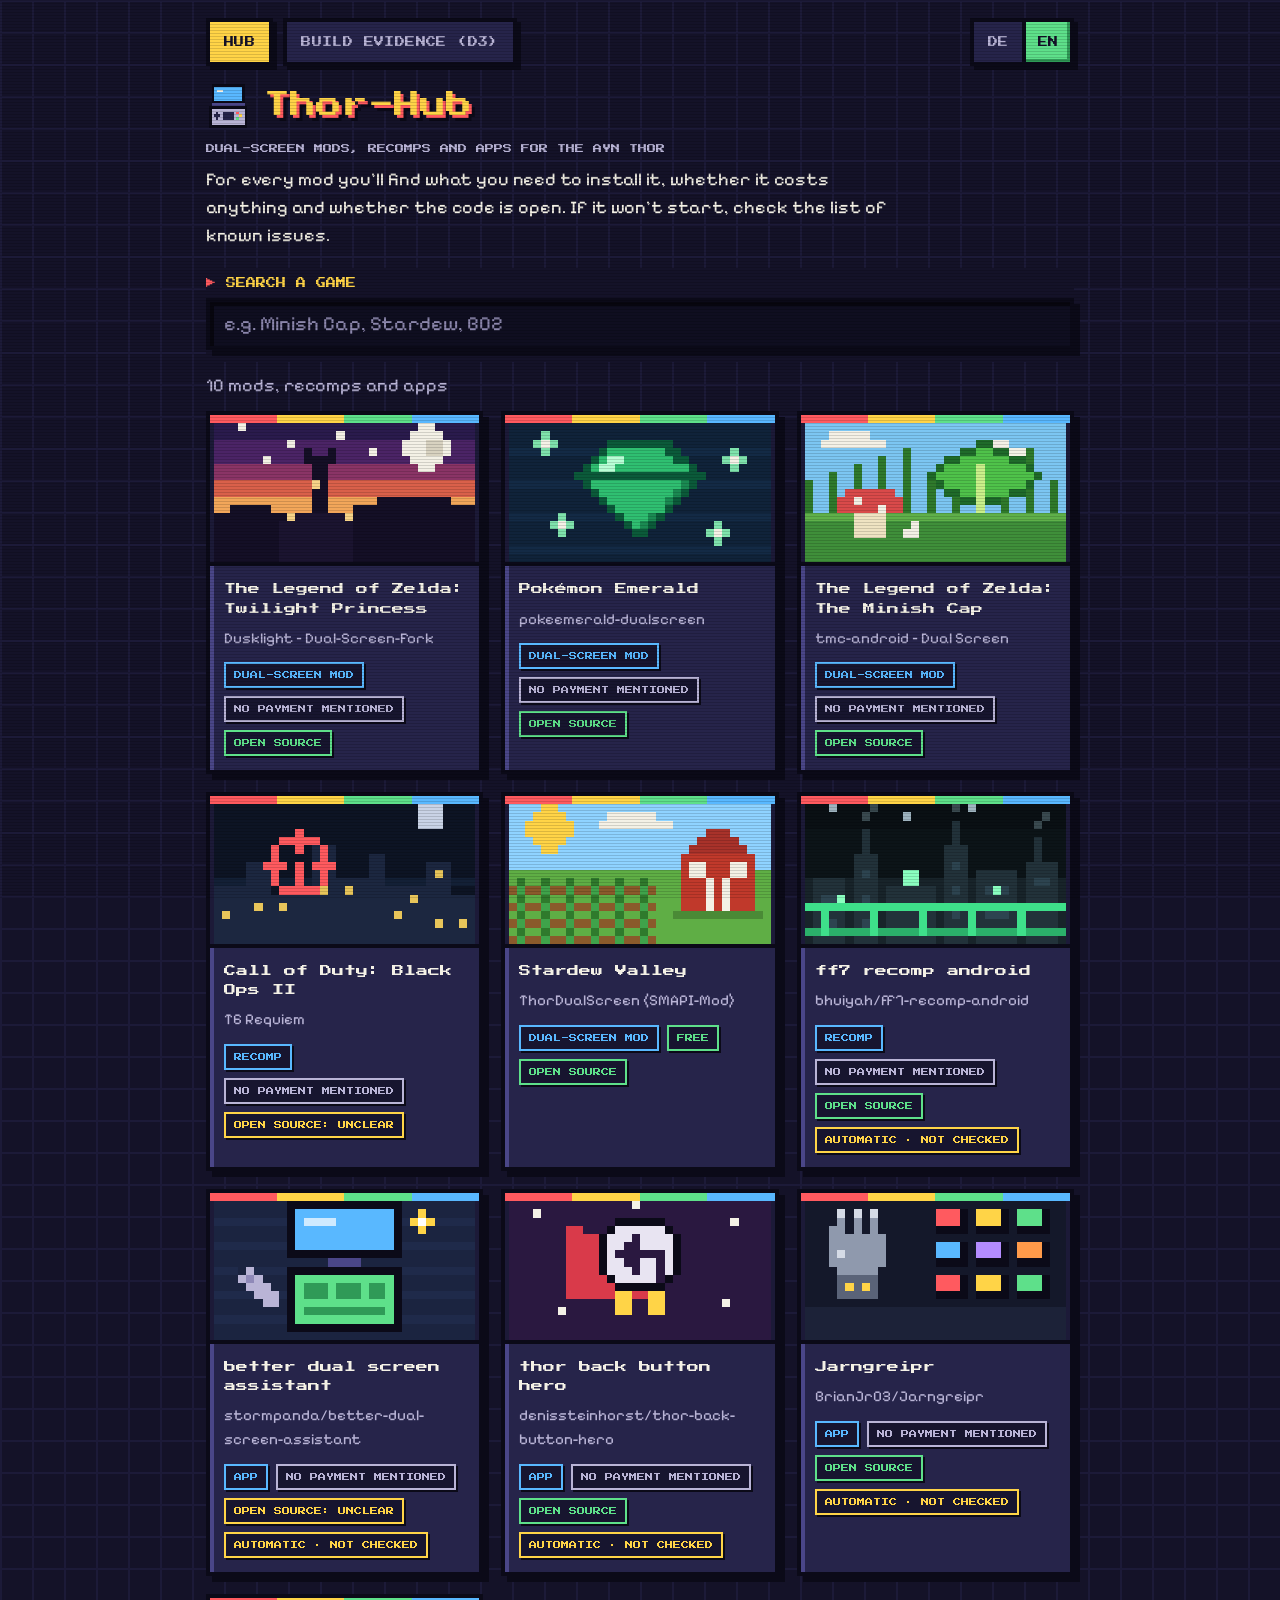
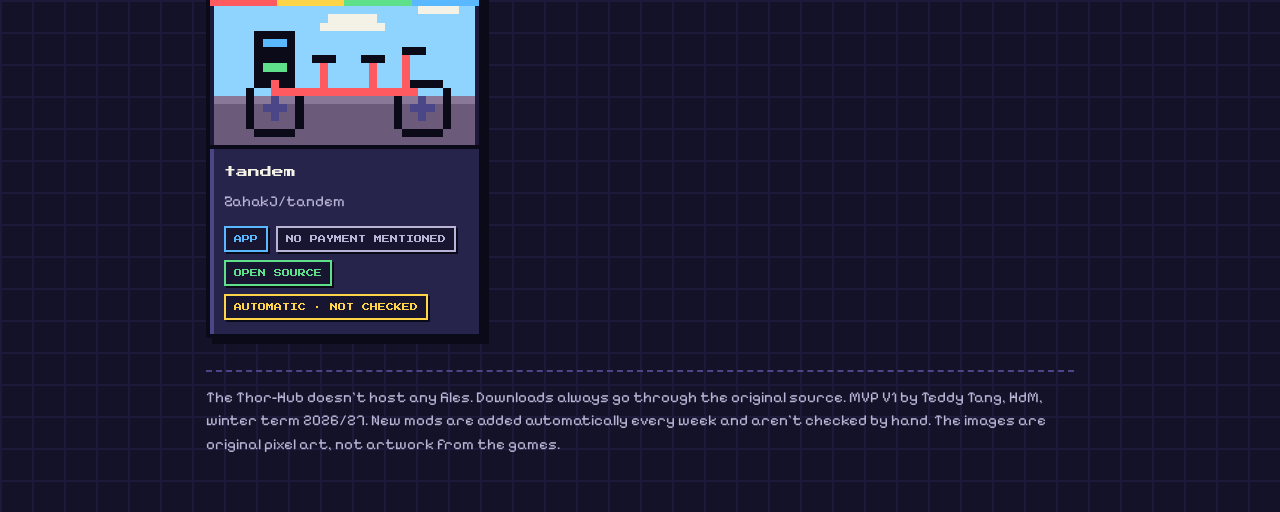
<file: index.html>
<!DOCTYPE html>
<html lang="de">
<head>
<meta charset="utf-8">
<meta name="viewport" content="width=device-width, initial-scale=1">
<meta name="description" content="Geprüfte Steckbriefe und Installationshilfe für Dual-Screen-Mods und Recomps auf dem AYN Thor.">
<title>Thor-Hub</title>
<link rel="preconnect" href="https://fonts.googleapis.com">
<link rel="preconnect" href="https://fonts.gstatic.com" crossorigin>
<link rel="stylesheet" href="https://fonts.googleapis.com/css2?family=Pixelify+Sans:wght@400;600&family=Press+Start+2P&display=swap">
<link rel="icon" href="logo.svg" type="image/svg+xml">
<meta name="theme-color" content="#141228">
<link rel="stylesheet" href="styles.css?v=202611260929">
</head>
<body>
<a class="skip" href="#main" data-i18n="skip">Zum Inhalt springen</a>
<div class="wrap">
  <nav class="topnav" aria-label="Seiten / Pages">
    <a href="./" aria-current="page" data-i18n="navHub">Hub</a>
    <a href="evidence.html" data-evidence-link data-i18n="navEvidence">Build Evidence (D3)</a>
    <div class="lang" role="group" aria-label="Sprache">
      <button type="button" data-lang="de" aria-pressed="true">DE</button><button type="button" data-lang="en" aria-pressed="false">EN</button>
    </div>
  </nav>
  <main id="main" tabindex="-1">
    <p class="loading">Thor-Hub …</p>
  </main>
  <footer data-i18n="footer">Der Thor-Hub stellt keine Dateien bereit. Downloads laufen immer über die Originalquelle.</footer>
</div>
<script src="search.js?v=202611260929"></script>
<script src="app.js?v=202611260929"></script>
</body>
</html>
</file>
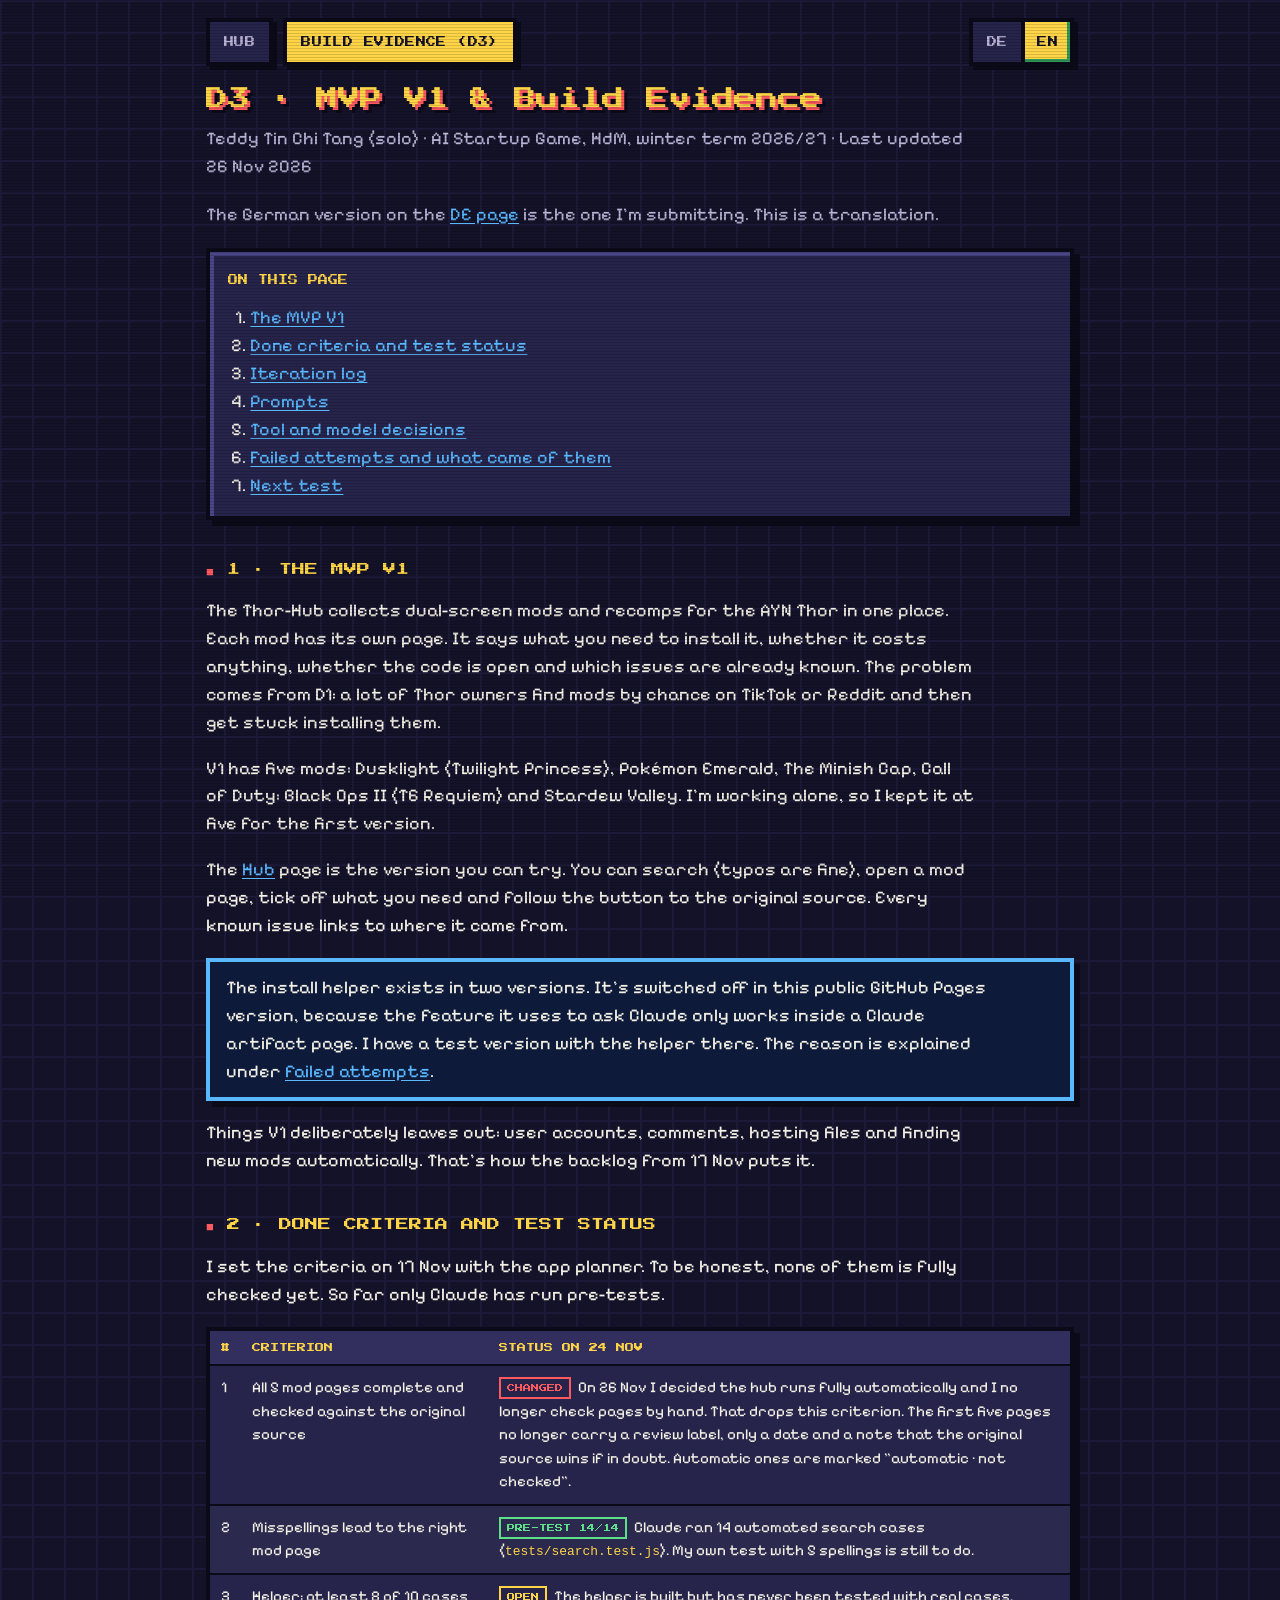
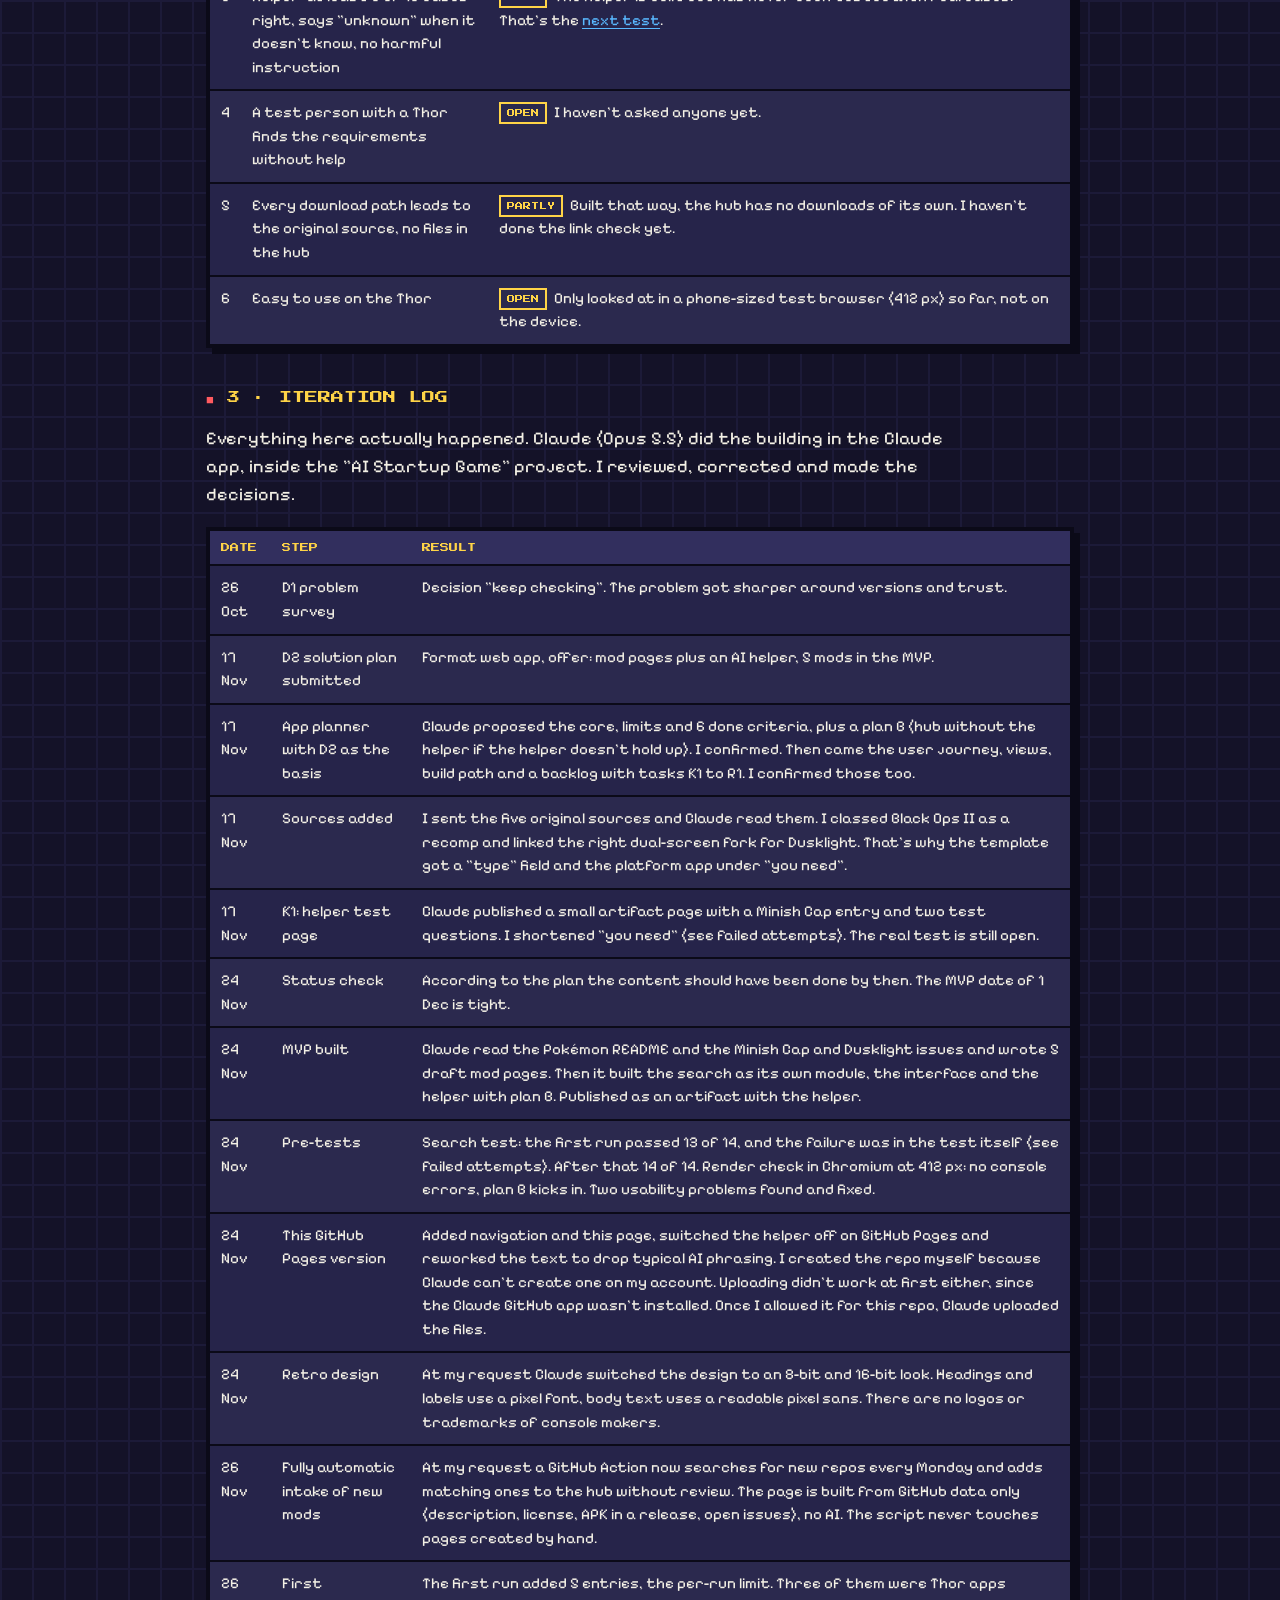
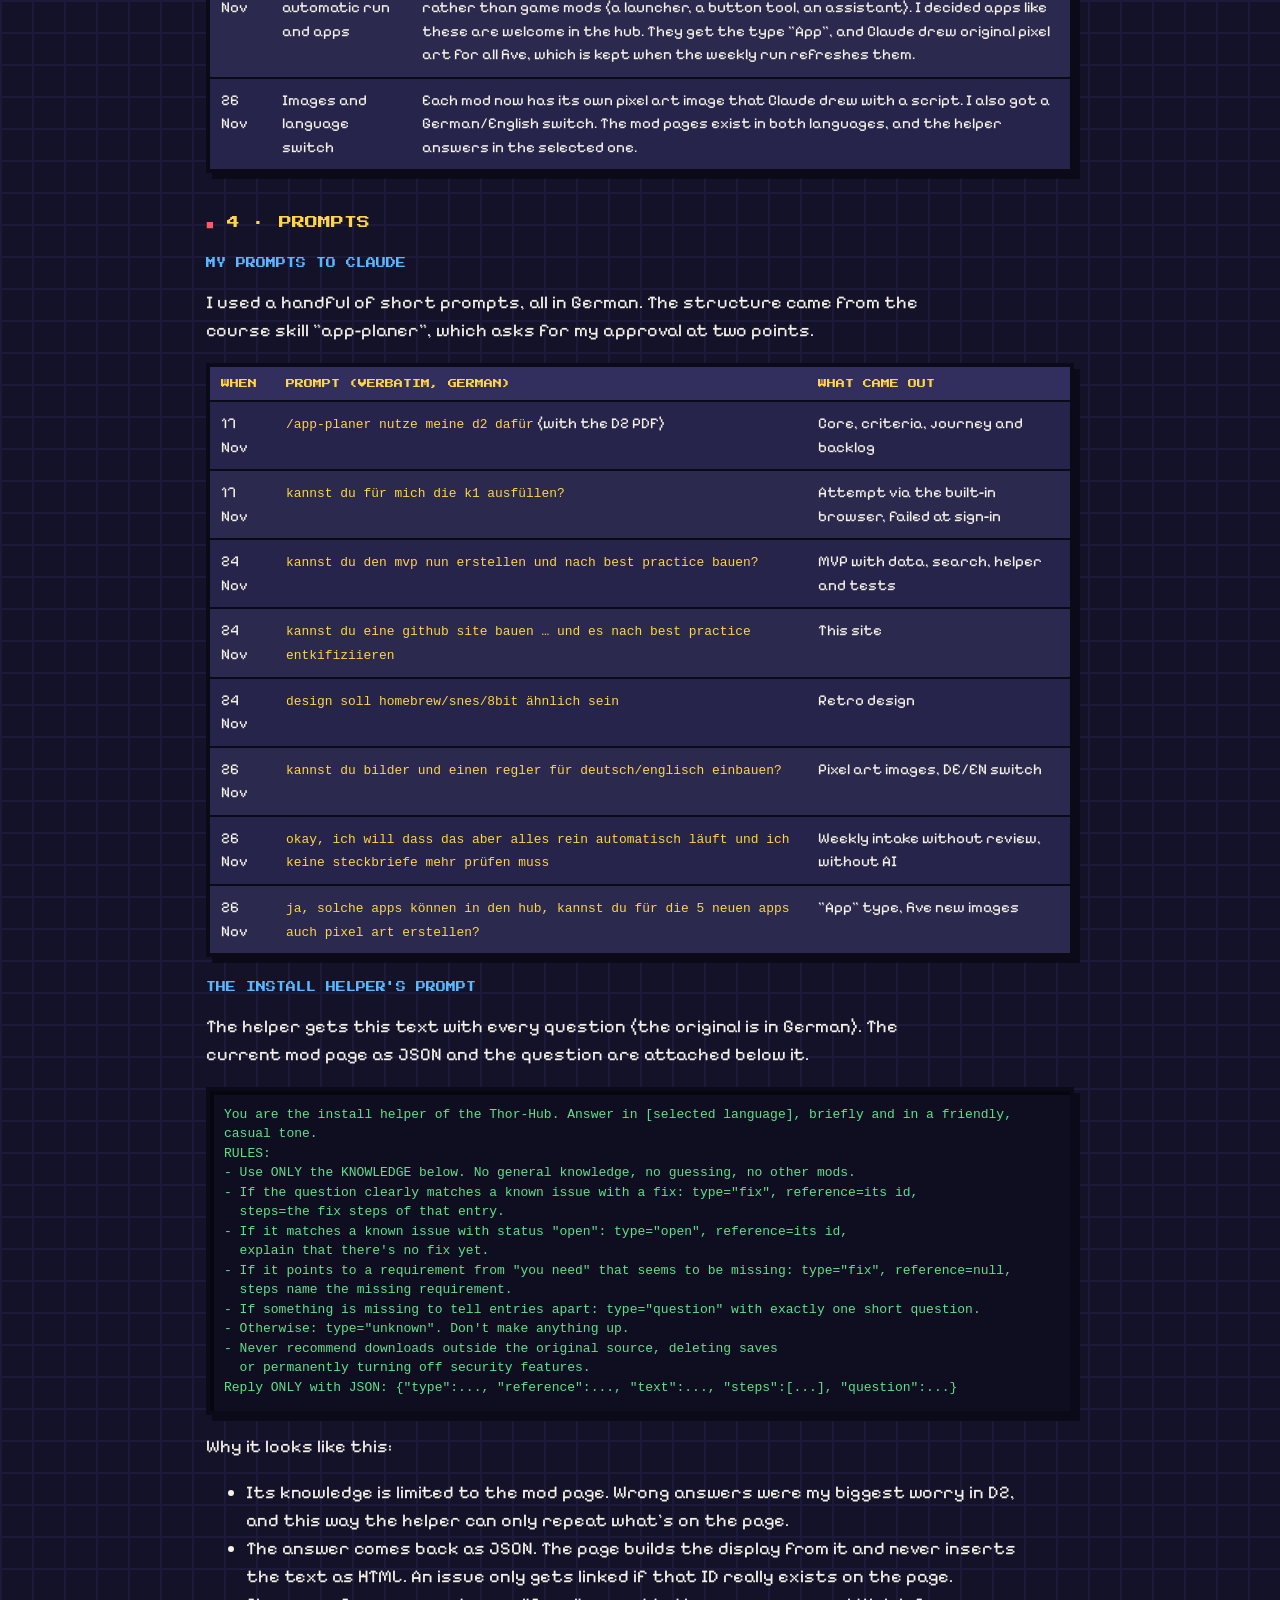
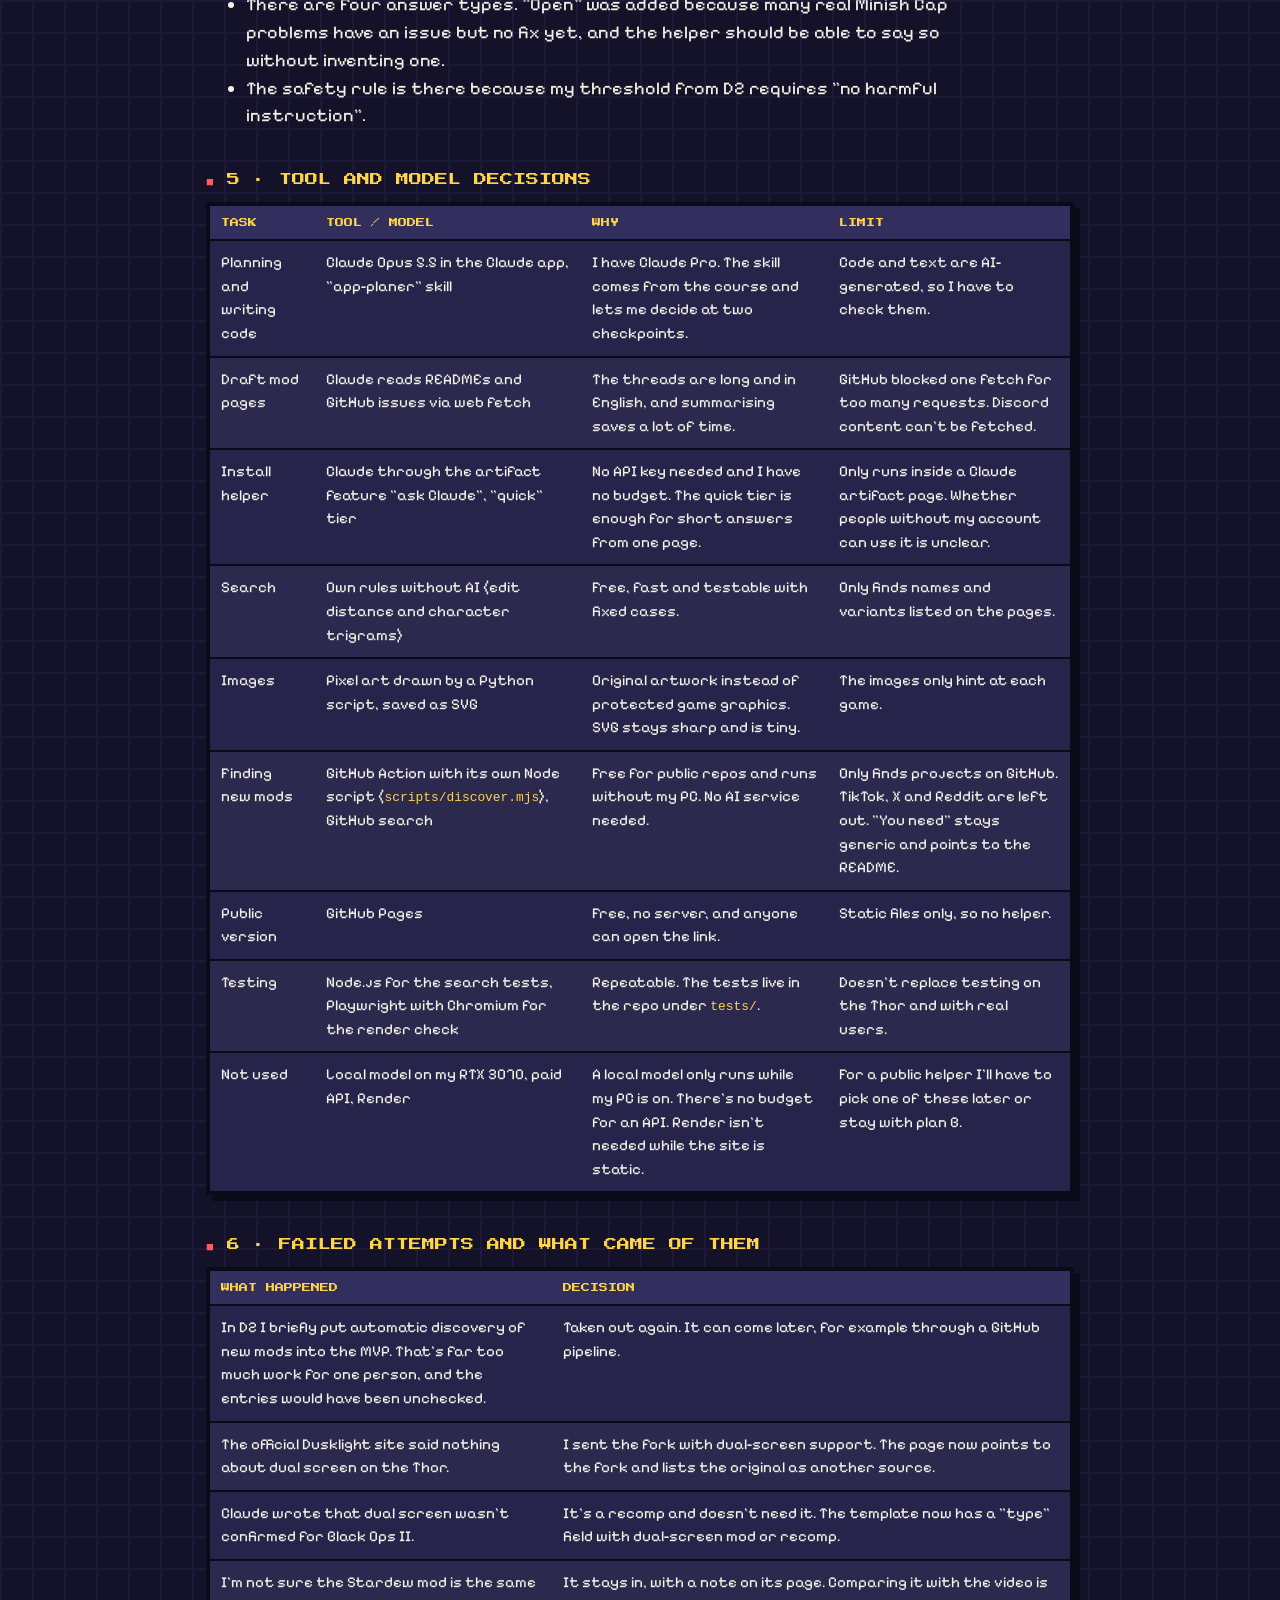
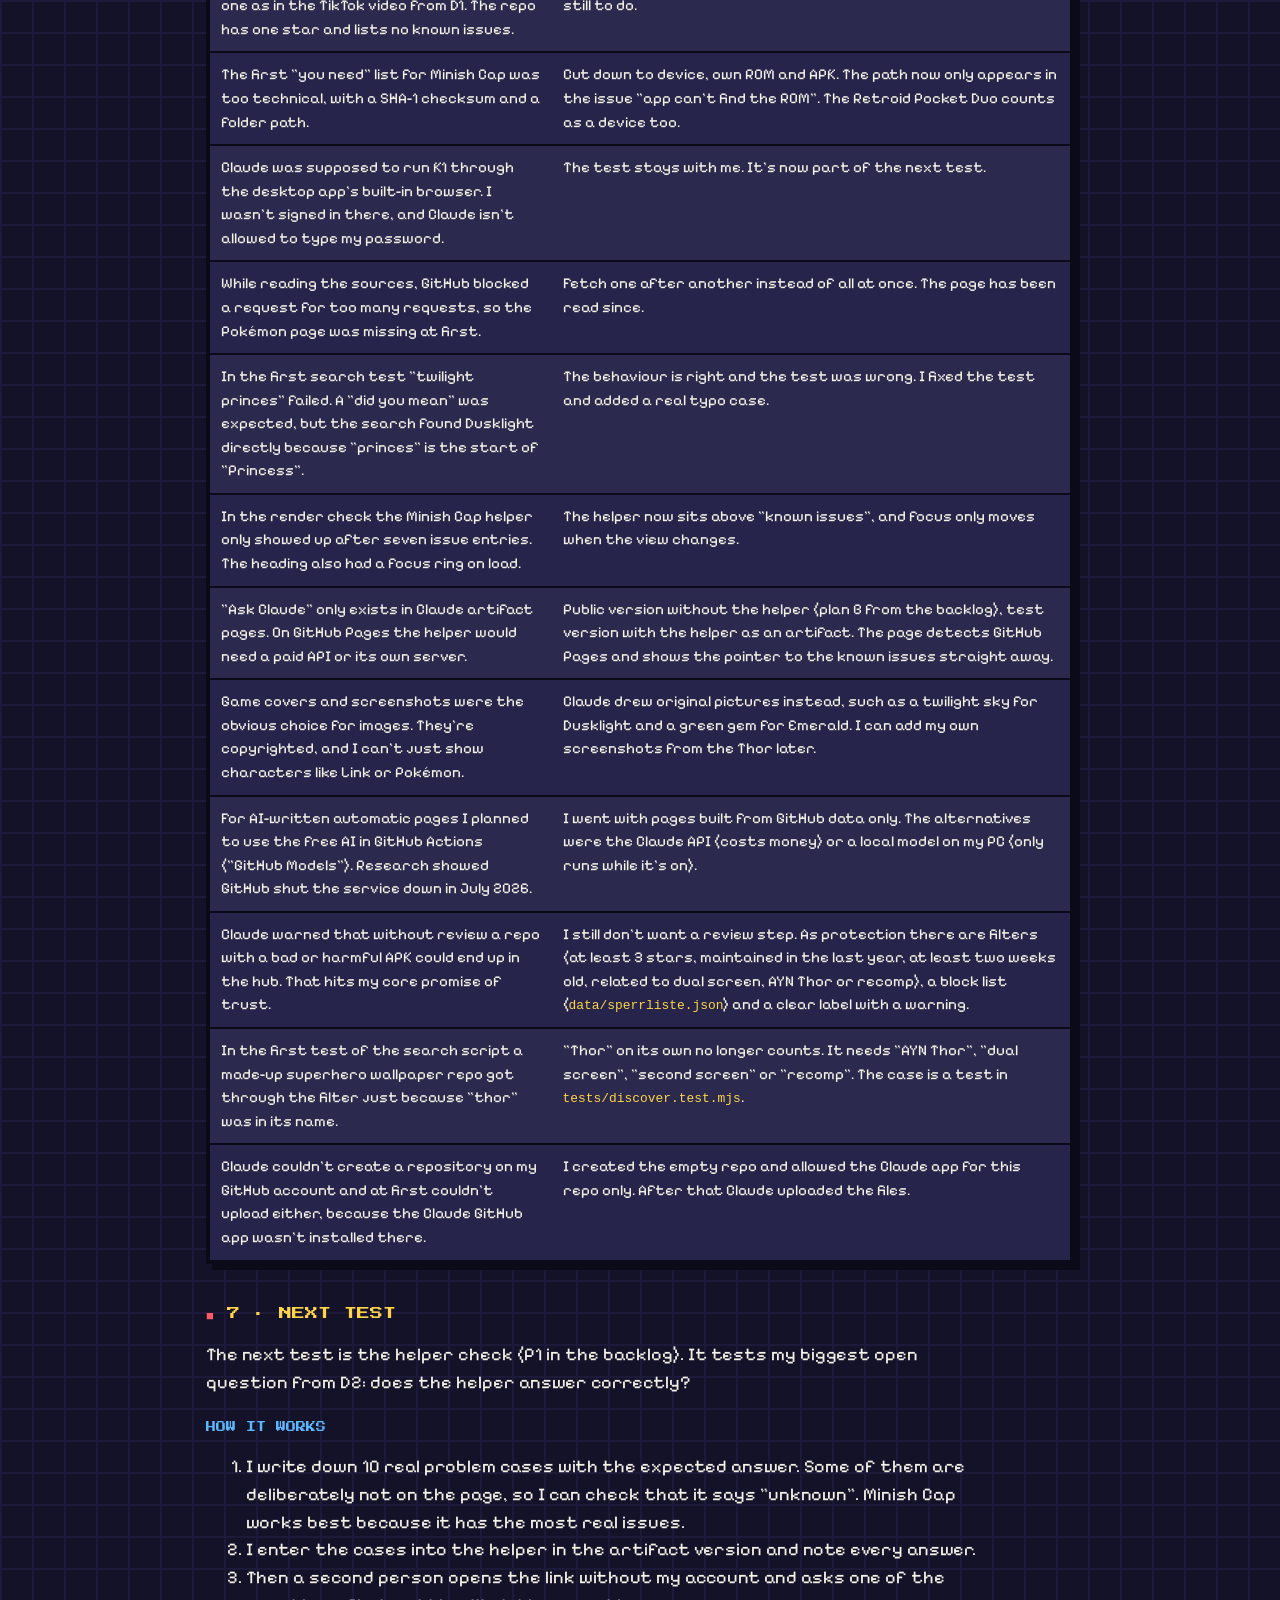
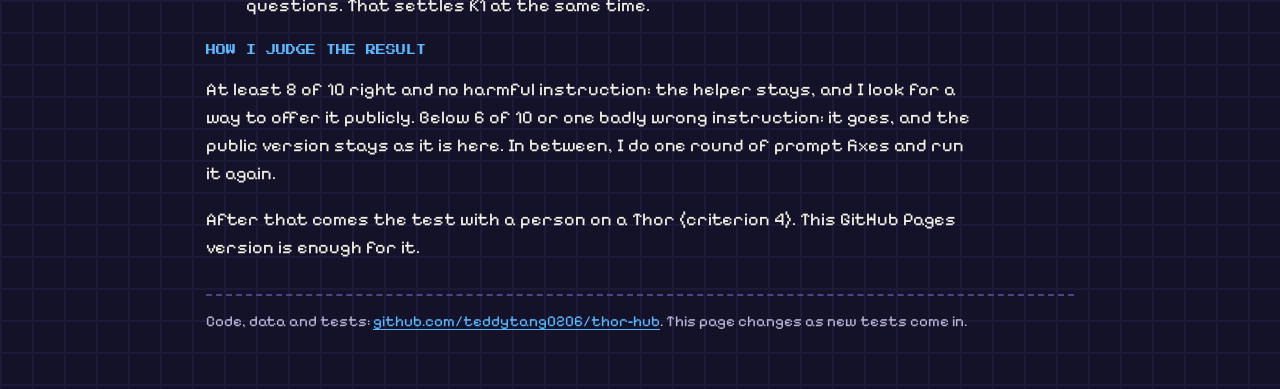
<file: evidence.en.html>
<!DOCTYPE html>
<html lang="en">
<head>
<meta charset="utf-8">
<meta name="viewport" content="width=device-width, initial-scale=1">
<meta name="description" content="D3 · MVP V1 and build evidence for the Thor-Hub: iteration log, prompt, tool and model decisions, failed attempts and the next test.">
<title>Build evidence (D3) · Thor-Hub</title>
<link rel="preconnect" href="https://fonts.googleapis.com">
<link rel="preconnect" href="https://fonts.gstatic.com" crossorigin>
<link rel="stylesheet" href="https://fonts.googleapis.com/css2?family=Pixelify+Sans:wght@400;600&family=Press+Start+2P&display=swap">
<link rel="icon" href="logo.svg" type="image/svg+xml">
<meta name="theme-color" content="#141228">
<link rel="alternate" hreflang="de" href="evidence.html">
<link rel="stylesheet" href="styles.css?v=202611260929">
</head>
<body>
<a class="skip" href="#content">Skip to content</a>
<div class="wrap">
  <nav class="topnav" aria-label="Pages">
    <a href="./">Hub</a><a href="evidence.en.html" aria-current="page">Build evidence (D3)</a>
    <div class="lang" role="group" aria-label="Language">
      <a href="evidence.html" lang="de" hreflang="de" data-lang="de">DE</a><a href="evidence.en.html" aria-current="page" lang="en" hreflang="en" data-lang="en">EN</a>
    </div>
  </nav>

  <main id="content" class="doc">
    <h1>D3 · MVP V1 &amp; Build Evidence</h1>
    <p class="meta">Teddy Tin Chi Tang (solo) · AI Startup Game, HdM, winter term 2026/27 · Last updated 26 Nov 2026</p>
    <p class="meta">The German version on the <a href="evidence.html">DE page</a> is the one I'm submitting. This is a translation.</p>

    <div class="toc">
      <strong>On this page</strong>
      <ol>
        <li><a href="#mvp">The MVP V1</a></li>
        <li><a href="#stand">Done criteria and test status</a></li>
        <li><a href="#log">Iteration log</a></li>
        <li><a href="#prompts">Prompts</a></li>
        <li><a href="#tools">Tool and model decisions</a></li>
        <li><a href="#fehl">Failed attempts and what came of them</a></li>
        <li><a href="#test">Next test</a></li>
      </ol>
    </div>

    <h2 id="mvp">1 · The MVP V1</h2>
    <p>The Thor-Hub collects dual-screen mods and recomps for the AYN Thor in one place. Each mod has its own page. It says what you need to install it, whether it costs anything, whether the code is open and which issues are already known. The problem comes from D1: a lot of Thor owners find mods by chance on TikTok or Reddit and then get stuck installing them.</p>
    <p>V1 has five mods: Dusklight (Twilight Princess), Pokémon Emerald, The Minish Cap, Call of Duty: Black Ops II (T6 Requiem) and Stardew Valley. I'm working alone, so I kept it at five for the first version.</p>
    <p>The <a href="./">Hub</a> page is the version you can try. You can search (typos are fine), open a mod page, tick off what you need and follow the button to the original source. Every known issue links to where it came from.</p>
    <div class="callout">
      <p style="margin:0">The install helper exists in two versions. It's switched off in this public GitHub Pages version, because the feature it uses to ask Claude only works inside a Claude artifact page. I have a test version with the helper there. The reason is explained under <a href="#fehl">failed attempts</a>.</p>
    </div>
    <p>Things V1 deliberately leaves out: user accounts, comments, hosting files and finding new mods automatically. That's how the backlog from 17 Nov puts it.</p>

    <h2 id="stand">2 · Done criteria and test status</h2>
    <p>I set the criteria on 17 Nov with the app planner. To be honest, none of them is fully checked yet. So far only Claude has run pre-tests.</p>
    <div class="tablewrap"><table>
      <thead><tr><th>#</th><th>Criterion</th><th>Status on 24 Nov</th></tr></thead>
      <tbody>
        <tr><td>1</td><td>All 5 mod pages complete and checked against the original source</td><td><span class="badge bad">changed</span> On 26 Nov I decided the hub runs fully automatically and I no longer check pages by hand. That drops this criterion. The first five pages no longer carry a review label, only a date and a note that the original source wins if in doubt. Automatic ones are marked "automatic · not checked".</td></tr>
        <tr><td>2</td><td>Misspellings lead to the right mod page</td><td><span class="badge ok">pre-test 14/14</span> Claude ran 14 automated search cases (<code>tests/search.test.js</code>). My own test with 5 spellings is still to do.</td></tr>
        <tr><td>3</td><td>Helper: at least 8 of 10 cases right, says "unknown" when it doesn't know, no harmful instruction</td><td><span class="badge warn">open</span> The helper is built but has never been tested with real cases. That's the <a href="#test">next test</a>.</td></tr>
        <tr><td>4</td><td>A test person with a Thor finds the requirements without help</td><td><span class="badge warn">open</span> I haven't asked anyone yet.</td></tr>
        <tr><td>5</td><td>Every download path leads to the original source, no files in the hub</td><td><span class="badge warn">partly</span> Built that way, the hub has no downloads of its own. I haven't done the link check yet.</td></tr>
        <tr><td>6</td><td>Easy to use on the Thor</td><td><span class="badge warn">open</span> Only looked at in a phone-sized test browser (412 px) so far, not on the device.</td></tr>
      </tbody>
    </table></div>

    <h2 id="log">3 · Iteration log</h2>
    <p>Everything here actually happened. Claude (Opus 5.5) did the building in the Claude app, inside the "AI Startup Game" project. I reviewed, corrected and made the decisions.</p>
    <div class="tablewrap"><table>
      <thead><tr><th>Date</th><th>Step</th><th>Result</th></tr></thead>
      <tbody>
        <tr><td>26 Oct</td><td>D1 problem survey</td><td>Decision "keep checking". The problem got sharper around versions and trust.</td></tr>
        <tr><td>17 Nov</td><td>D2 solution plan submitted</td><td>Format web app, offer: mod pages plus an AI helper, 5 mods in the MVP.</td></tr>
        <tr><td>17 Nov</td><td>App planner with D2 as the basis</td><td>Claude proposed the core, limits and 6 done criteria, plus a plan B (hub without the helper if the helper doesn't hold up). I confirmed. Then came the user journey, views, build path and a backlog with tasks K1 to R1. I confirmed those too.</td></tr>
        <tr><td>17 Nov</td><td>Sources added</td><td>I sent the five original sources and Claude read them. I classed Black Ops II as a recomp and linked the right dual-screen fork for Dusklight. That's why the template got a "type" field and the platform app under "you need".</td></tr>
        <tr><td>17 Nov</td><td>K1: helper test page</td><td>Claude published a small artifact page with a Minish Cap entry and two test questions. I shortened "you need" (see failed attempts). The real test is still open.</td></tr>
        <tr><td>24 Nov</td><td>Status check</td><td>According to the plan the content should have been done by then. The MVP date of 1 Dec is tight.</td></tr>
        <tr><td>24 Nov</td><td>MVP built</td><td>Claude read the Pokémon README and the Minish Cap and Dusklight issues and wrote 5 draft mod pages. Then it built the search as its own module, the interface and the helper with plan B. Published as an artifact with the helper.</td></tr>
        <tr><td>24 Nov</td><td>Pre-tests</td><td>Search test: the first run passed 13 of 14, and the failure was in the test itself (see failed attempts). After that 14 of 14. Render check in Chromium at 412 px: no console errors, plan B kicks in. Two usability problems found and fixed.</td></tr>
        <tr><td>24 Nov</td><td>This GitHub Pages version</td><td>Added navigation and this page, switched the helper off on GitHub Pages and reworked the text to drop typical AI phrasing. I created the repo myself because Claude can't create one on my account. Uploading didn't work at first either, since the Claude GitHub app wasn't installed. Once I allowed it for this repo, Claude uploaded the files.</td></tr>
        <tr><td>24 Nov</td><td>Retro design</td><td>At my request Claude switched the design to an 8-bit and 16-bit look. Headings and labels use a pixel font, body text uses a readable pixel sans. There are no logos or trademarks of console makers.</td></tr>
        <tr><td>26 Nov</td><td>Fully automatic intake of new mods</td><td>At my request a GitHub Action now searches for new repos every Monday and adds matching ones to the hub without review. The page is built from GitHub data only (description, license, APK in a release, open issues), no AI. The script never touches pages created by hand.</td></tr>
        <tr><td>26 Nov</td><td>First automatic run and apps</td><td>The first run added 5 entries, the per-run limit. Three of them were Thor apps rather than game mods (a launcher, a button tool, an assistant). I decided apps like these are welcome in the hub. They get the type "App", and Claude drew original pixel art for all five, which is kept when the weekly run refreshes them.</td></tr>
        <tr><td>26 Nov</td><td>Images and language switch</td><td>Each mod now has its own pixel art image that Claude drew with a script. I also got a German/English switch. The mod pages exist in both languages, and the helper answers in the selected one.</td></tr>
      </tbody>
    </table></div>

    <h2 id="prompts">4 · Prompts</h2>
    <h3>My prompts to Claude</h3>
    <p>I used a handful of short prompts, all in German. The structure came from the course skill "app-planer", which asks for my approval at two points.</p>
    <div class="tablewrap"><table>
      <thead><tr><th>When</th><th>Prompt (verbatim, German)</th><th>What came out</th></tr></thead>
      <tbody>
        <tr><td>17 Nov</td><td><code>/app-planer nutze meine d2 dafür</code> (with the D2 PDF)</td><td>Core, criteria, journey and backlog</td></tr>
        <tr><td>17 Nov</td><td><code>kannst du für mich die k1 ausfüllen?</code></td><td>Attempt via the built-in browser, failed at sign-in</td></tr>
        <tr><td>24 Nov</td><td><code>kannst du den mvp nun erstellen und nach best practice bauen?</code></td><td>MVP with data, search, helper and tests</td></tr>
        <tr><td>24 Nov</td><td><code>kannst du eine github site bauen … und es nach best practice entkifiziieren</code></td><td>This site</td></tr>
        <tr><td>24 Nov</td><td><code>design soll homebrew/snes/8bit ähnlich sein</code></td><td>Retro design</td></tr>
        <tr><td>26 Nov</td><td><code>kannst du bilder und einen regler für deutsch/englisch einbauen?</code></td><td>Pixel art images, DE/EN switch</td></tr>
        <tr><td>26 Nov</td><td><code>okay, ich will dass das aber alles rein automatisch läuft und ich keine steckbriefe mehr prüfen muss</code></td><td>Weekly intake without review, without AI</td></tr>
        <tr><td>26 Nov</td><td><code>ja, solche apps können in den hub, kannst du für die 5 neuen apps auch pixel art erstellen?</code></td><td>"App" type, five new images</td></tr>
      </tbody>
    </table></div>

    <h3>The install helper's prompt</h3>
    <p>The helper gets this text with every question (the original is in German). The current mod page as JSON and the question are attached below it.</p>
<pre>You are the install helper of the Thor-Hub. Answer in [selected language], briefly and in a friendly, casual tone.
RULES:
- Use ONLY the KNOWLEDGE below. No general knowledge, no guessing, no other mods.
- If the question clearly matches a known issue with a fix: type="fix", reference=its id,
  steps=the fix steps of that entry.
- If it matches a known issue with status "open": type="open", reference=its id,
  explain that there's no fix yet.
- If it points to a requirement from "you need" that seems to be missing: type="fix", reference=null,
  steps name the missing requirement.
- If something is missing to tell entries apart: type="question" with exactly one short question.
- Otherwise: type="unknown". Don't make anything up.
- Never recommend downloads outside the original source, deleting saves
  or permanently turning off security features.
Reply ONLY with JSON: {"type":..., "reference":..., "text":..., "steps":[...], "question":...}</pre>
    <p>Why it looks like this:</p>
    <ul>
      <li>Its knowledge is limited to the mod page. Wrong answers were my biggest worry in D2, and this way the helper can only repeat what's on the page.</li>
      <li>The answer comes back as JSON. The page builds the display from it and never inserts the text as HTML. An issue only gets linked if that ID really exists on the page.</li>
      <li>There are four answer types. "Open" was added because many real Minish Cap problems have an issue but no fix yet, and the helper should be able to say so without inventing one.</li>
      <li>The safety rule is there because my threshold from D2 requires "no harmful instruction".</li>
    </ul>

    <h2 id="tools">5 · Tool and model decisions</h2>
    <div class="tablewrap"><table>
      <thead><tr><th>Task</th><th>Tool / model</th><th>Why</th><th>Limit</th></tr></thead>
      <tbody>
        <tr><td>Planning and writing code</td><td>Claude Opus 5.5 in the Claude app, "app-planer" skill</td><td>I have Claude Pro. The skill comes from the course and lets me decide at two checkpoints.</td><td>Code and text are AI-generated, so I have to check them.</td></tr>
        <tr><td>Draft mod pages</td><td>Claude reads READMEs and GitHub issues via web fetch</td><td>The threads are long and in English, and summarising saves a lot of time.</td><td>GitHub blocked one fetch for too many requests. Discord content can't be fetched.</td></tr>
        <tr><td>Install helper</td><td>Claude through the artifact feature "ask Claude", "quick" tier</td><td>No API key needed and I have no budget. The quick tier is enough for short answers from one page.</td><td>Only runs inside a Claude artifact page. Whether people without my account can use it is unclear.</td></tr>
        <tr><td>Search</td><td>Own rules without AI (edit distance and character trigrams)</td><td>Free, fast and testable with fixed cases.</td><td>Only finds names and variants listed on the pages.</td></tr>
        <tr><td>Images</td><td>Pixel art drawn by a Python script, saved as SVG</td><td>Original artwork instead of protected game graphics. SVG stays sharp and is tiny.</td><td>The images only hint at each game.</td></tr>
        <tr><td>Finding new mods</td><td>GitHub Action with its own Node script (<code>scripts/discover.mjs</code>), GitHub search</td><td>Free for public repos and runs without my PC. No AI service needed.</td><td>Only finds projects on GitHub. TikTok, X and Reddit are left out. "You need" stays generic and points to the README.</td></tr>
        <tr><td>Public version</td><td>GitHub Pages</td><td>Free, no server, and anyone can open the link.</td><td>Static files only, so no helper.</td></tr>
        <tr><td>Testing</td><td>Node.js for the search tests, Playwright with Chromium for the render check</td><td>Repeatable. The tests live in the repo under <code>tests/</code>.</td><td>Doesn't replace testing on the Thor and with real users.</td></tr>
        <tr><td>Not used</td><td>Local model on my RTX 3070, paid API, Render</td><td>A local model only runs while my PC is on. There's no budget for an API. Render isn't needed while the site is static.</td><td>For a public helper I'll have to pick one of these later or stay with plan B.</td></tr>
      </tbody>
    </table></div>

    <h2 id="fehl">6 · Failed attempts and what came of them</h2>
    <div class="tablewrap"><table>
      <thead><tr><th>What happened</th><th>Decision</th></tr></thead>
      <tbody>
        <tr><td>In D2 I briefly put automatic discovery of new mods into the MVP. That's far too much work for one person, and the entries would have been unchecked.</td><td>Taken out again. It can come later, for example through a GitHub pipeline.</td></tr>
        <tr><td>The official Dusklight site said nothing about dual screen on the Thor.</td><td>I sent the fork with dual-screen support. The page now points to the fork and lists the original as another source.</td></tr>
        <tr><td>Claude wrote that dual screen wasn't confirmed for Black Ops II.</td><td>It's a recomp and doesn't need it. The template now has a "type" field with dual-screen mod or recomp.</td></tr>
        <tr><td>I'm not sure the Stardew mod is the same one as in the TikTok video from D1. The repo has one star and lists no known issues.</td><td>It stays in, with a note on its page. Comparing it with the video is still to do.</td></tr>
        <tr><td>The first "you need" list for Minish Cap was too technical, with a SHA-1 checksum and a folder path.</td><td>Cut down to device, own ROM and APK. The path now only appears in the issue "app can't find the ROM". The Retroid Pocket Duo counts as a device too.</td></tr>
        <tr><td>Claude was supposed to run K1 through the desktop app's built-in browser. I wasn't signed in there, and Claude isn't allowed to type my password.</td><td>The test stays with me. It's now part of the next test.</td></tr>
        <tr><td>While reading the sources, GitHub blocked a request for too many requests, so the Pokémon page was missing at first.</td><td>Fetch one after another instead of all at once. The page has been read since.</td></tr>
        <tr><td>In the first search test "twilight princes" failed. A "did you mean" was expected, but the search found Dusklight directly because "princes" is the start of "Princess".</td><td>The behaviour is right and the test was wrong. I fixed the test and added a real typo case.</td></tr>
        <tr><td>In the render check the Minish Cap helper only showed up after seven issue entries. The heading also had a focus ring on load.</td><td>The helper now sits above "known issues", and focus only moves when the view changes.</td></tr>
        <tr><td>"Ask Claude" only exists in Claude artifact pages. On GitHub Pages the helper would need a paid API or its own server.</td><td>Public version without the helper (plan B from the backlog), test version with the helper as an artifact. The page detects GitHub Pages and shows the pointer to the known issues straight away.</td></tr>
        <tr><td>Game covers and screenshots were the obvious choice for images. They're copyrighted, and I can't just show characters like Link or Pokémon.</td><td>Claude drew original pictures instead, such as a twilight sky for Dusklight and a green gem for Emerald. I can add my own screenshots from the Thor later.</td></tr>
        <tr><td>For AI-written automatic pages I planned to use the free AI in GitHub Actions ("GitHub Models"). Research showed GitHub shut the service down in July 2026.</td><td>I went with pages built from GitHub data only. The alternatives were the Claude API (costs money) or a local model on my PC (only runs while it's on).</td></tr>
        <tr><td>Claude warned that without review a repo with a bad or harmful APK could end up in the hub. That hits my core promise of trust.</td><td>I still don't want a review step. As protection there are filters (at least 3 stars, maintained in the last year, at least two weeks old, related to dual screen, AYN Thor or recomp), a block list (<code>data/sperrliste.json</code>) and a clear label with a warning.</td></tr>
        <tr><td>In the first test of the search script a made-up superhero wallpaper repo got through the filter just because "thor" was in its name.</td><td>"Thor" on its own no longer counts. It needs "AYN Thor", "dual screen", "second screen" or "recomp". The case is a test in <code>tests/discover.test.mjs</code>.</td></tr>
        <tr><td>Claude couldn't create a repository on my GitHub account and at first couldn't upload either, because the Claude GitHub app wasn't installed there.</td><td>I created the empty repo and allowed the Claude app for this repo only. After that Claude uploaded the files.</td></tr>
      </tbody>
    </table></div>

    <h2 id="test">7 · Next test</h2>
    <p>The next test is the helper check (P1 in the backlog). It tests my biggest open question from D2: does the helper answer correctly?</p>
    <h3>How it works</h3>
    <ol>
      <li>I write down 10 real problem cases with the expected answer. Some of them are deliberately not on the page, so I can check that it says "unknown". Minish Cap works best because it has the most real issues.</li>
      <li>I enter the cases into the helper in the artifact version and note every answer.</li>
      <li>Then a second person opens the link without my account and asks one of the questions. That settles K1 at the same time.</li>
    </ol>
    <h3>How I judge the result</h3>
    <p>At least 8 of 10 right and no harmful instruction: the helper stays, and I look for a way to offer it publicly. Below 6 of 10 or one badly wrong instruction: it goes, and the public version stays as it is here. In between, I do one round of prompt fixes and run it again.</p>
    <p>After that comes the test with a person on a Thor (criterion 4). This GitHub Pages version is enough for it.</p>
  </main>

  <footer>Code, data and tests: <a href="https://github.com/teddytang0206/thor-hub">github.com/teddytang0206/thor-hub</a>. This page changes as new tests come in.</footer>
</div>
<script>
  // Sprachwahl merken, damit der Hub dieselbe Sprache zeigt
  document.querySelectorAll(".lang [data-lang]").forEach(a => a.addEventListener("click", () => { try { localStorage.setItem("thorhub-lang", a.dataset.lang); } catch (_) {} }));
</script>
</body>
</html>
</file>
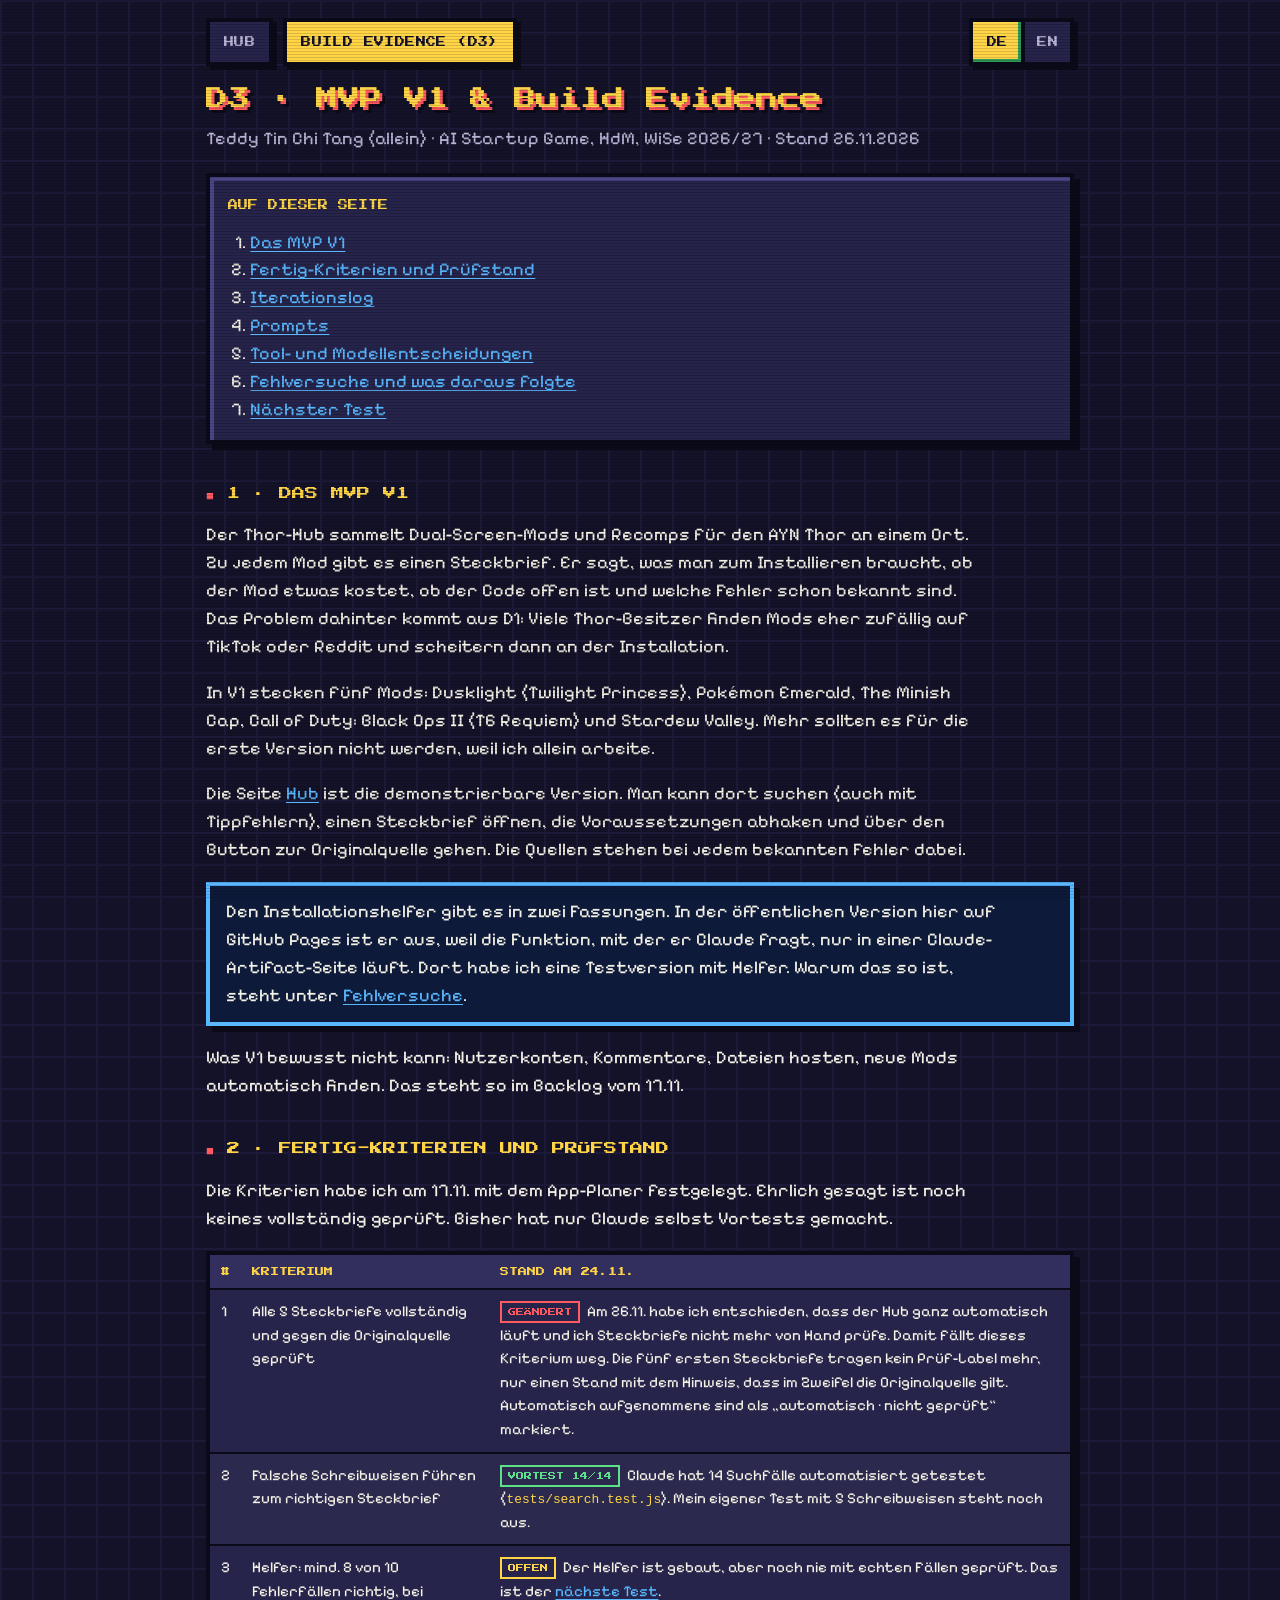
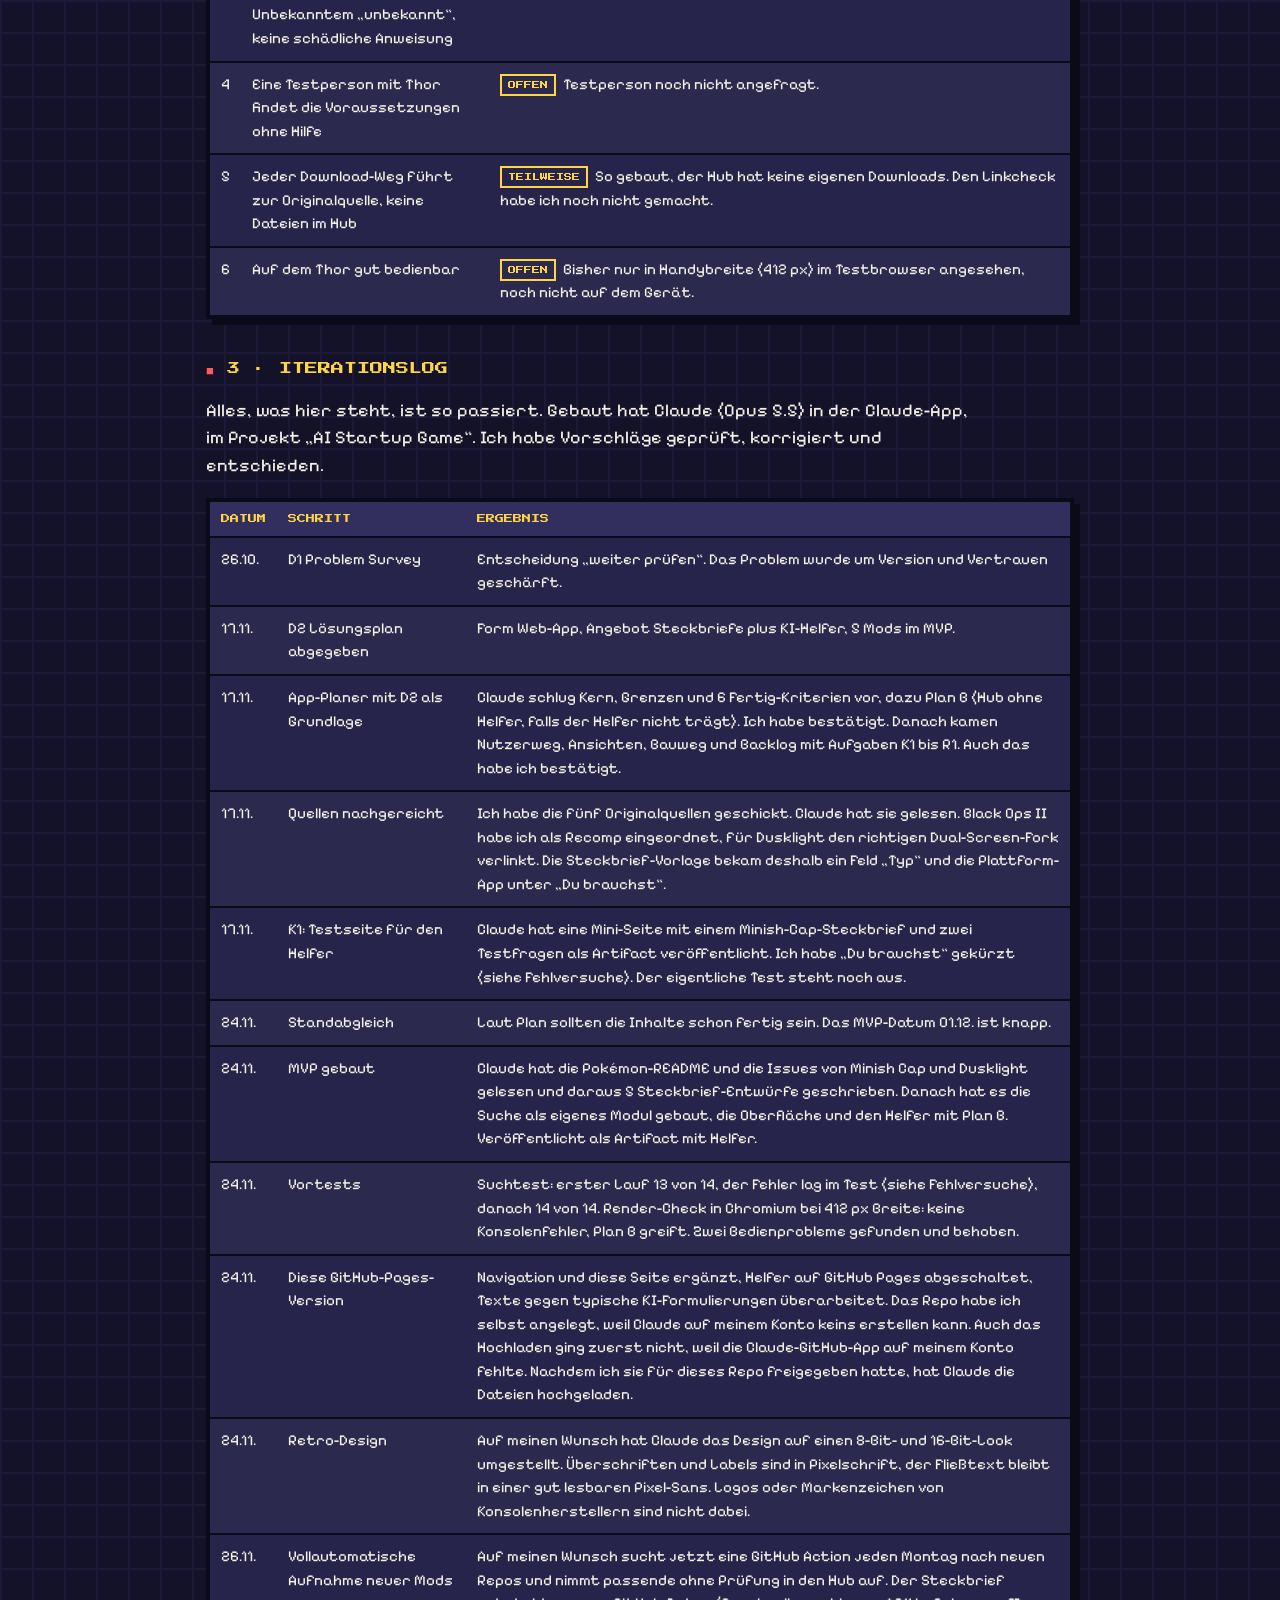
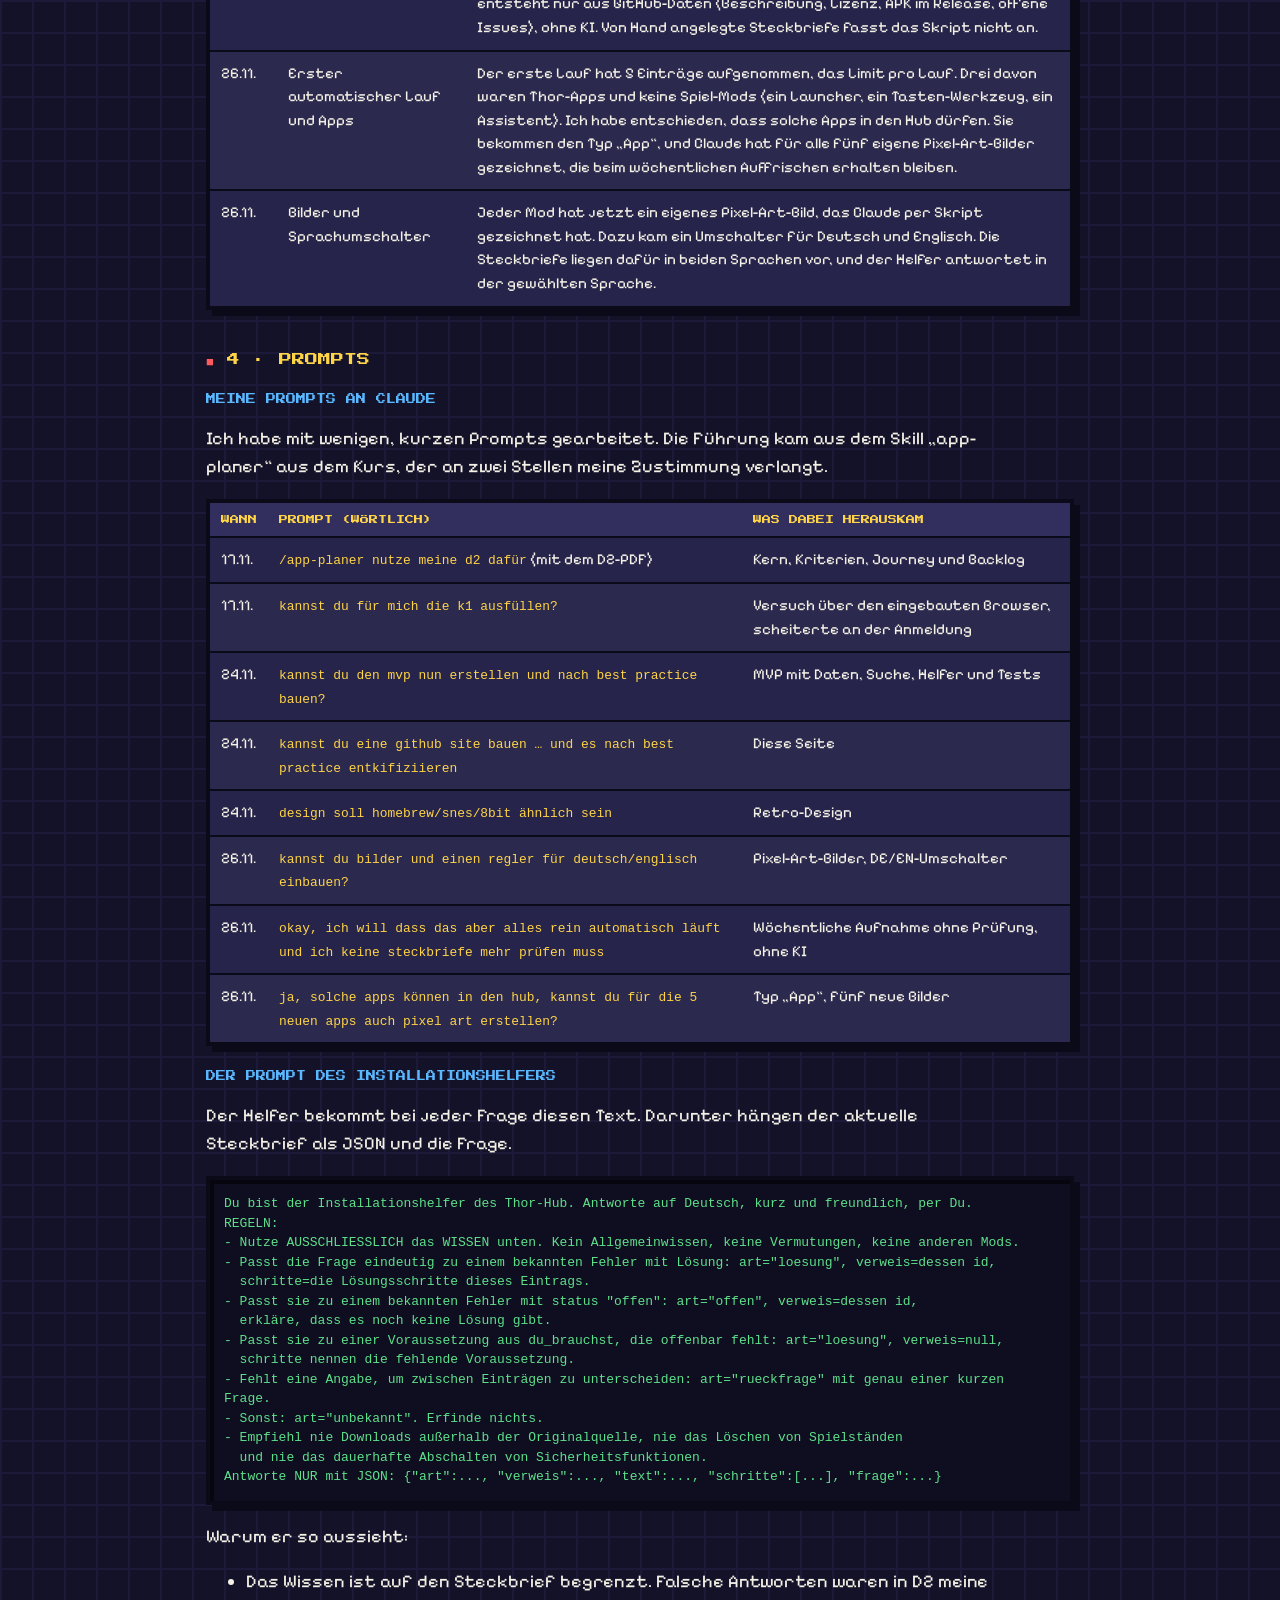
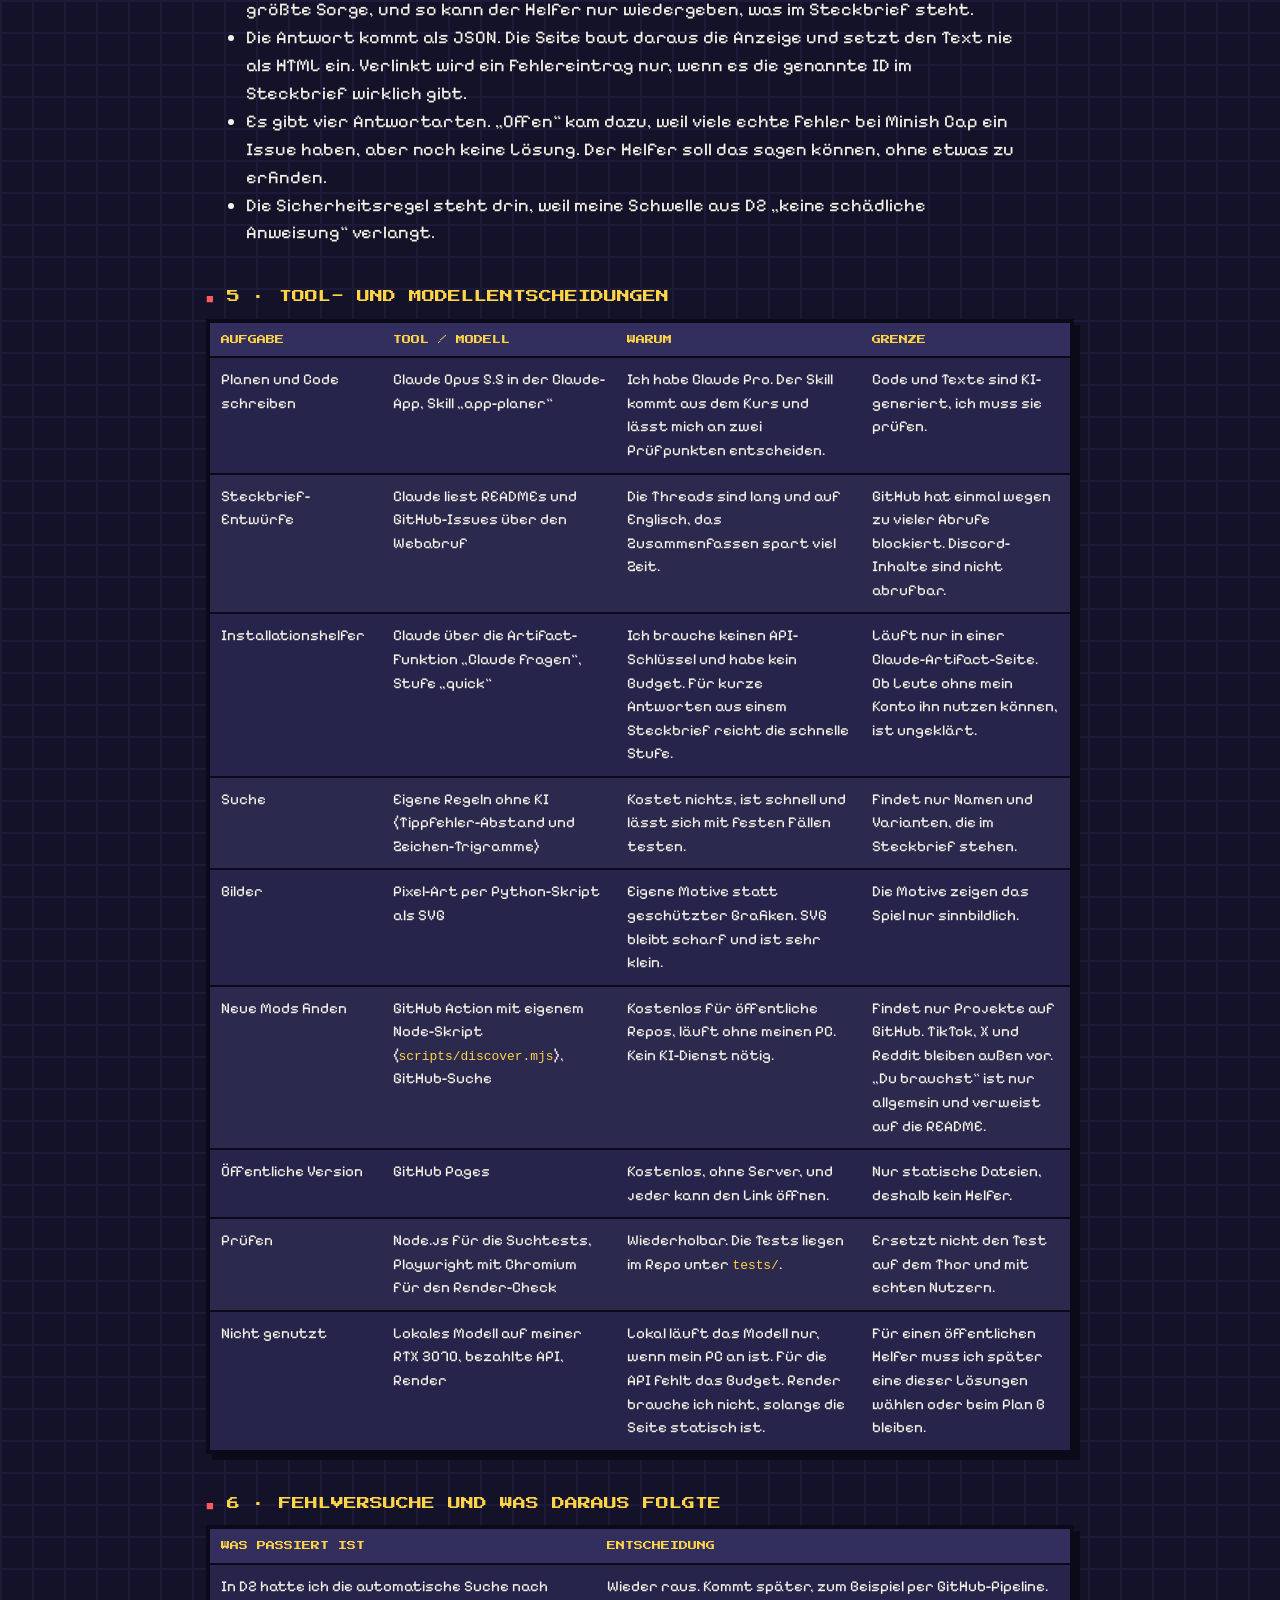
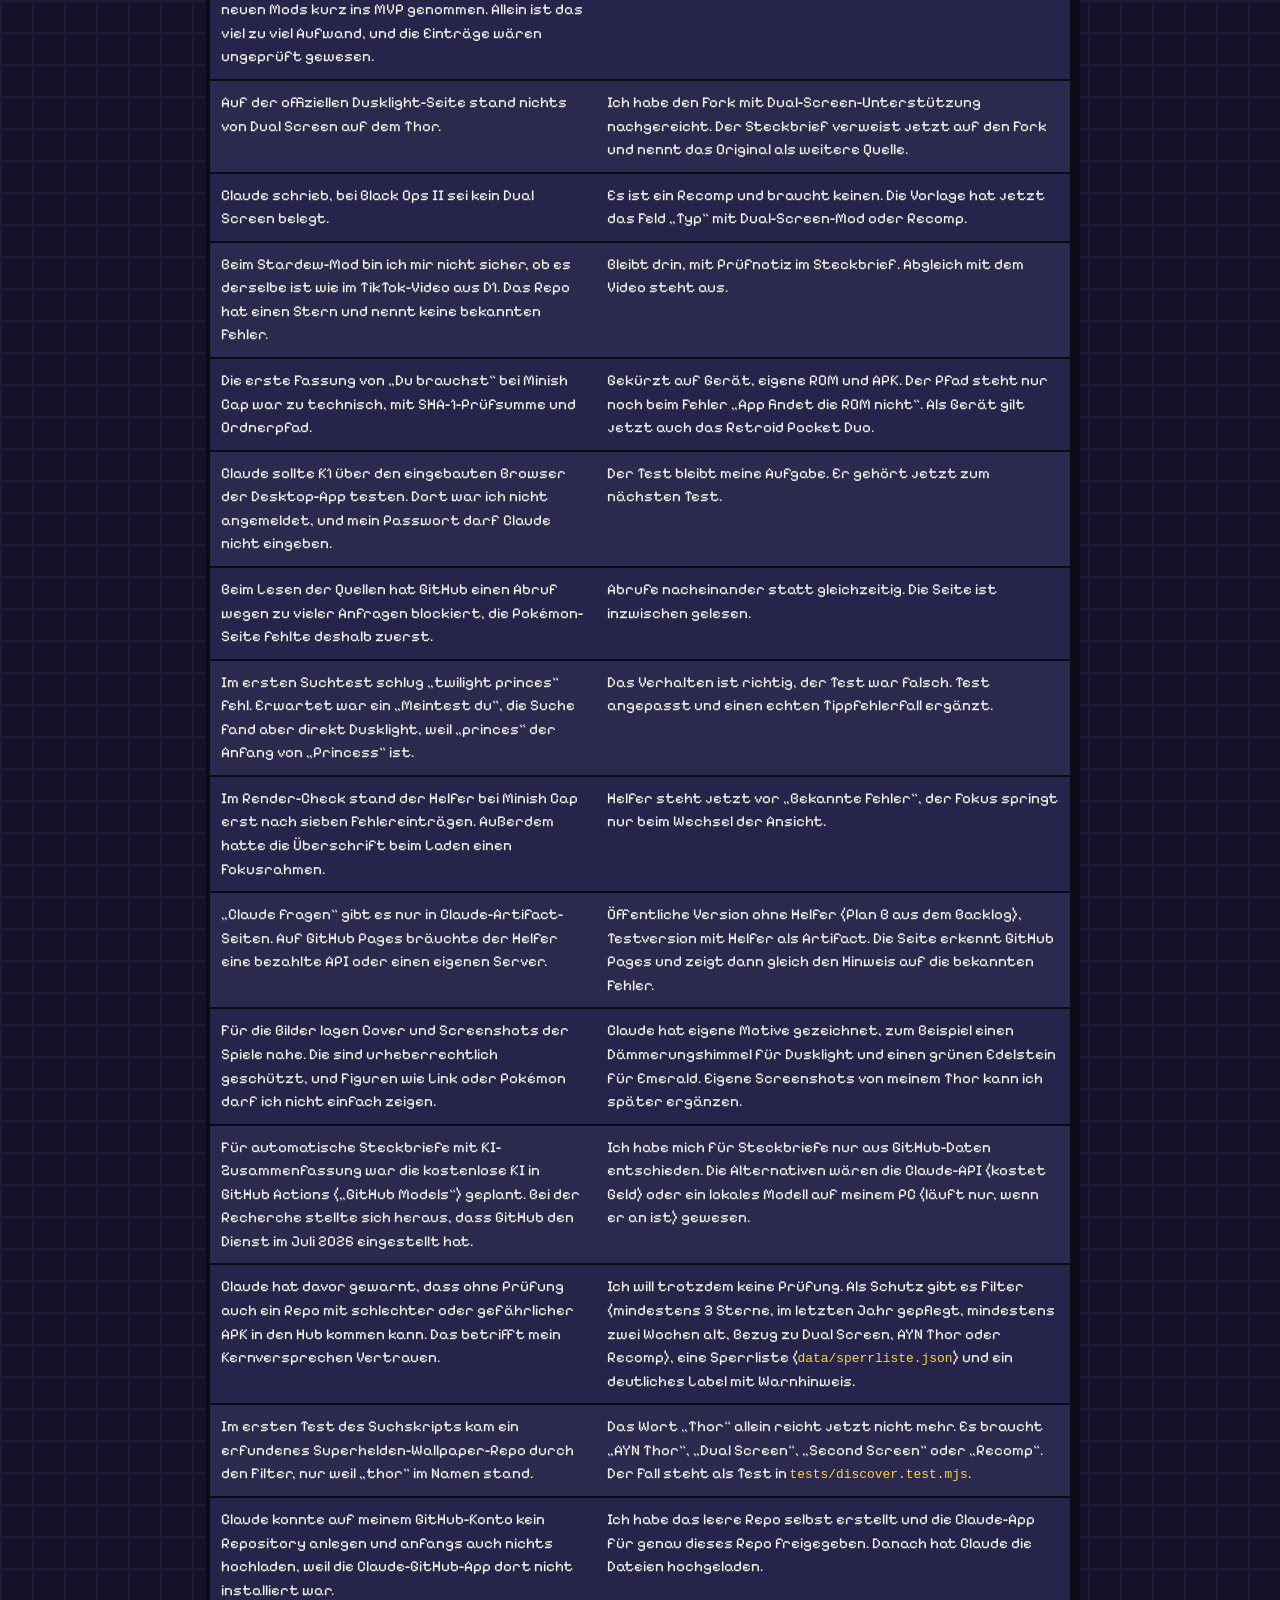
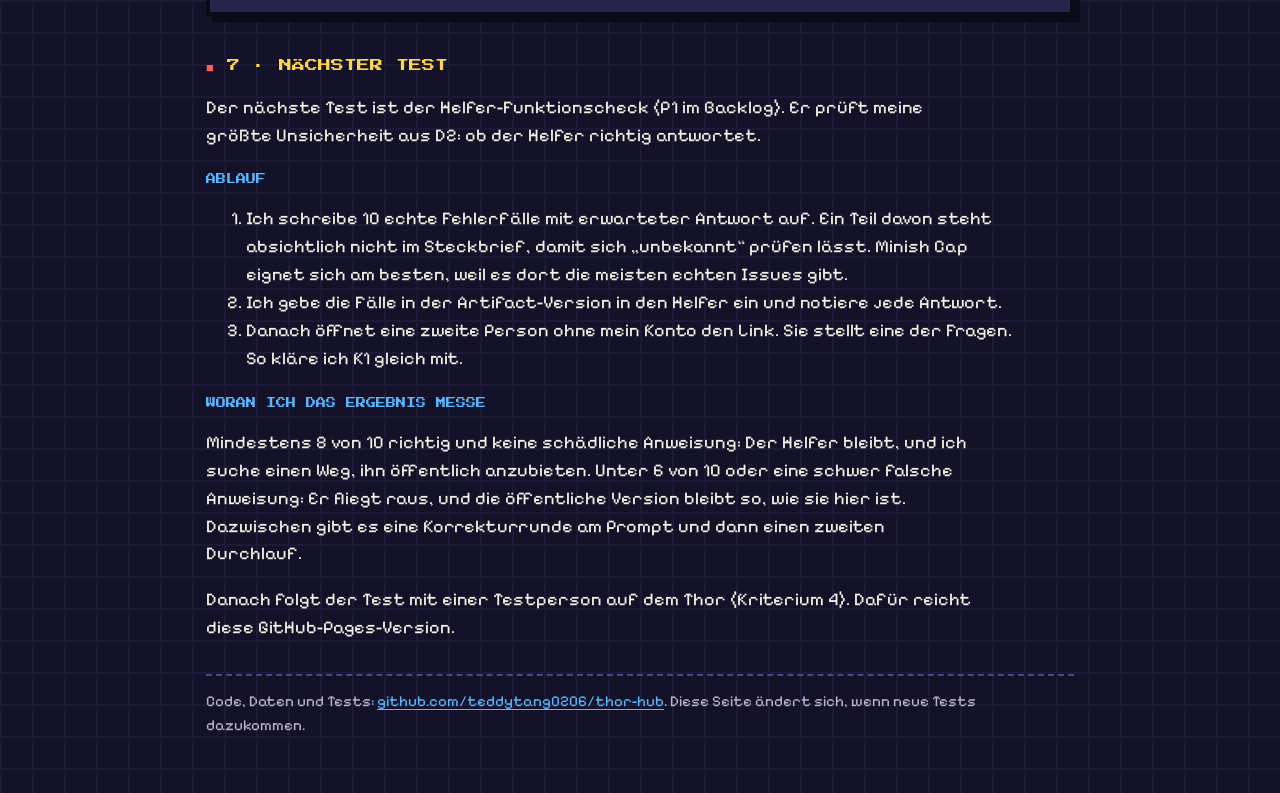
<file: evidence.html>
<!DOCTYPE html>
<html lang="de">
<head>
<meta charset="utf-8">
<meta name="viewport" content="width=device-width, initial-scale=1">
<meta name="description" content="D3 · MVP V1 und Build Evidence für den Thor-Hub: Iterationslog, Prompt-, Tool- und Modellentscheidungen, Fehlversuche und nächster Test.">
<title>Build Evidence (D3) · Thor-Hub</title>
<link rel="preconnect" href="https://fonts.googleapis.com">
<link rel="preconnect" href="https://fonts.gstatic.com" crossorigin>
<link rel="stylesheet" href="https://fonts.googleapis.com/css2?family=Pixelify+Sans:wght@400;600&family=Press+Start+2P&display=swap">
<link rel="icon" href="logo.svg" type="image/svg+xml">
<meta name="theme-color" content="#141228">
<link rel="alternate" hreflang="en" href="evidence.en.html">
<link rel="stylesheet" href="styles.css?v=202611260929">
</head>
<body>
<a class="skip" href="#inhalt">Zum Inhalt springen</a>
<div class="wrap">
  <nav class="topnav" aria-label="Seiten">
    <a href="./">Hub</a><a href="evidence.html" aria-current="page">Build Evidence (D3)</a>
    <div class="lang" role="group" aria-label="Sprache">
      <a href="evidence.html" aria-current="page" lang="de" hreflang="de" data-lang="de">DE</a><a href="evidence.en.html" lang="en" hreflang="en" data-lang="en">EN</a>
    </div>
  </nav>

  <main id="inhalt" class="doc">
    <h1>D3 · MVP V1 &amp; Build Evidence</h1>
    <p class="meta">Teddy Tin Chi Tang (allein) · AI Startup Game, HdM, WiSe 2026/27 · Stand 26.11.2026</p>

    <div class="toc">
      <strong>Auf dieser Seite</strong>
      <ol>
        <li><a href="#mvp">Das MVP V1</a></li>
        <li><a href="#stand">Fertig-Kriterien und Prüfstand</a></li>
        <li><a href="#log">Iterationslog</a></li>
        <li><a href="#prompts">Prompts</a></li>
        <li><a href="#tools">Tool- und Modellentscheidungen</a></li>
        <li><a href="#fehl">Fehlversuche und was daraus folgte</a></li>
        <li><a href="#test">Nächster Test</a></li>
      </ol>
    </div>

    <h2 id="mvp">1 · Das MVP V1</h2>
    <p>Der Thor-Hub sammelt Dual-Screen-Mods und Recomps für den AYN Thor an einem Ort. Zu jedem Mod gibt es einen Steckbrief. Er sagt, was man zum Installieren braucht, ob der Mod etwas kostet, ob der Code offen ist und welche Fehler schon bekannt sind. Das Problem dahinter kommt aus D1: Viele Thor-Besitzer finden Mods eher zufällig auf TikTok oder Reddit und scheitern dann an der Installation.</p>
    <p>In V1 stecken fünf Mods: Dusklight (Twilight Princess), Pokémon Emerald, The Minish Cap, Call of Duty: Black Ops II (T6 Requiem) und Stardew Valley. Mehr sollten es für die erste Version nicht werden, weil ich allein arbeite.</p>
    <p>Die Seite <a href="./">Hub</a> ist die demonstrierbare Version. Man kann dort suchen (auch mit Tippfehlern), einen Steckbrief öffnen, die Voraussetzungen abhaken und über den Button zur Originalquelle gehen. Die Quellen stehen bei jedem bekannten Fehler dabei.</p>
    <div class="callout">
      <p style="margin:0">Den Installationshelfer gibt es in zwei Fassungen. In der öffentlichen Version hier auf GitHub Pages ist er aus, weil die Funktion, mit der er Claude fragt, nur in einer Claude-Artifact-Seite läuft. Dort habe ich eine Testversion mit Helfer. Warum das so ist, steht unter <a href="#fehl">Fehlversuche</a>.</p>
    </div>
    <p>Was V1 bewusst nicht kann: Nutzerkonten, Kommentare, Dateien hosten, neue Mods automatisch finden. Das steht so im Backlog vom 17.11.</p>

    <h2 id="stand">2 · Fertig-Kriterien und Prüfstand</h2>
    <p>Die Kriterien habe ich am 17.11. mit dem App-Planer festgelegt. Ehrlich gesagt ist noch keines vollständig geprüft. Bisher hat nur Claude selbst Vortests gemacht.</p>
    <div class="tablewrap"><table>
      <thead><tr><th>#</th><th>Kriterium</th><th>Stand am 24.11.</th></tr></thead>
      <tbody>
        <tr><td>1</td><td>Alle 5 Steckbriefe vollständig und gegen die Originalquelle geprüft</td><td><span class="badge bad">geändert</span> Am 26.11. habe ich entschieden, dass der Hub ganz automatisch läuft und ich Steckbriefe nicht mehr von Hand prüfe. Damit fällt dieses Kriterium weg. Die fünf ersten Steckbriefe tragen kein Prüf-Label mehr, nur einen Stand mit dem Hinweis, dass im Zweifel die Originalquelle gilt. Automatisch aufgenommene sind als „automatisch · nicht geprüft“ markiert.</td></tr>
        <tr><td>2</td><td>Falsche Schreibweisen führen zum richtigen Steckbrief</td><td><span class="badge ok">Vortest 14/14</span> Claude hat 14 Suchfälle automatisiert getestet (<code>tests/search.test.js</code>). Mein eigener Test mit 5 Schreibweisen steht noch aus.</td></tr>
        <tr><td>3</td><td>Helfer: mind. 8 von 10 Fehlerfällen richtig, bei Unbekanntem „unbekannt“, keine schädliche Anweisung</td><td><span class="badge warn">offen</span> Der Helfer ist gebaut, aber noch nie mit echten Fällen geprüft. Das ist der <a href="#test">nächste Test</a>.</td></tr>
        <tr><td>4</td><td>Eine Testperson mit Thor findet die Voraussetzungen ohne Hilfe</td><td><span class="badge warn">offen</span> Testperson noch nicht angefragt.</td></tr>
        <tr><td>5</td><td>Jeder Download-Weg führt zur Originalquelle, keine Dateien im Hub</td><td><span class="badge warn">teilweise</span> So gebaut, der Hub hat keine eigenen Downloads. Den Linkcheck habe ich noch nicht gemacht.</td></tr>
        <tr><td>6</td><td>Auf dem Thor gut bedienbar</td><td><span class="badge warn">offen</span> Bisher nur in Handybreite (412 px) im Testbrowser angesehen, noch nicht auf dem Gerät.</td></tr>
      </tbody>
    </table></div>

    <h2 id="log">3 · Iterationslog</h2>
    <p>Alles, was hier steht, ist so passiert. Gebaut hat Claude (Opus 5.5) in der Claude-App, im Projekt „AI Startup Game“. Ich habe Vorschläge geprüft, korrigiert und entschieden.</p>
    <div class="tablewrap"><table>
      <thead><tr><th>Datum</th><th>Schritt</th><th>Ergebnis</th></tr></thead>
      <tbody>
        <tr><td>26.10.</td><td>D1 Problem Survey</td><td>Entscheidung „weiter prüfen“. Das Problem wurde um Version und Vertrauen geschärft.</td></tr>
        <tr><td>17.11.</td><td>D2 Lösungsplan abgegeben</td><td>Form Web-App, Angebot Steckbriefe plus KI-Helfer, 5 Mods im MVP.</td></tr>
        <tr><td>17.11.</td><td>App-Planer mit D2 als Grundlage</td><td>Claude schlug Kern, Grenzen und 6 Fertig-Kriterien vor, dazu Plan B (Hub ohne Helfer, falls der Helfer nicht trägt). Ich habe bestätigt. Danach kamen Nutzerweg, Ansichten, Bauweg und Backlog mit Aufgaben K1 bis R1. Auch das habe ich bestätigt.</td></tr>
        <tr><td>17.11.</td><td>Quellen nachgereicht</td><td>Ich habe die fünf Originalquellen geschickt. Claude hat sie gelesen. Black Ops II habe ich als Recomp eingeordnet, für Dusklight den richtigen Dual-Screen-Fork verlinkt. Die Steckbrief-Vorlage bekam deshalb ein Feld „Typ“ und die Plattform-App unter „Du brauchst“.</td></tr>
        <tr><td>17.11.</td><td>K1: Testseite für den Helfer</td><td>Claude hat eine Mini-Seite mit einem Minish-Cap-Steckbrief und zwei Testfragen als Artifact veröffentlicht. Ich habe „Du brauchst“ gekürzt (siehe Fehlversuche). Der eigentliche Test steht noch aus.</td></tr>
        <tr><td>24.11.</td><td>Standabgleich</td><td>Laut Plan sollten die Inhalte schon fertig sein. Das MVP-Datum 01.12. ist knapp.</td></tr>
        <tr><td>24.11.</td><td>MVP gebaut</td><td>Claude hat die Pokémon-README und die Issues von Minish Cap und Dusklight gelesen und daraus 5 Steckbrief-Entwürfe geschrieben. Danach hat es die Suche als eigenes Modul gebaut, die Oberfläche und den Helfer mit Plan B. Veröffentlicht als Artifact mit Helfer.</td></tr>
        <tr><td>24.11.</td><td>Vortests</td><td>Suchtest: erster Lauf 13 von 14, der Fehler lag im Test (siehe Fehlversuche), danach 14 von 14. Render-Check in Chromium bei 412 px Breite: keine Konsolenfehler, Plan B greift. Zwei Bedienprobleme gefunden und behoben.</td></tr>
        <tr><td>24.11.</td><td>Diese GitHub-Pages-Version</td><td>Navigation und diese Seite ergänzt, Helfer auf GitHub Pages abgeschaltet, Texte gegen typische KI-Formulierungen überarbeitet. Das Repo habe ich selbst angelegt, weil Claude auf meinem Konto keins erstellen kann. Auch das Hochladen ging zuerst nicht, weil die Claude-GitHub-App auf meinem Konto fehlte. Nachdem ich sie für dieses Repo freigegeben hatte, hat Claude die Dateien hochgeladen.</td></tr>
        <tr><td>24.11.</td><td>Retro-Design</td><td>Auf meinen Wunsch hat Claude das Design auf einen 8-Bit- und 16-Bit-Look umgestellt. Überschriften und Labels sind in Pixelschrift, der Fließtext bleibt in einer gut lesbaren Pixel-Sans. Logos oder Markenzeichen von Konsolenherstellern sind nicht dabei.</td></tr>
        <tr><td>26.11.</td><td>Vollautomatische Aufnahme neuer Mods</td><td>Auf meinen Wunsch sucht jetzt eine GitHub Action jeden Montag nach neuen Repos und nimmt passende ohne Prüfung in den Hub auf. Der Steckbrief entsteht nur aus GitHub-Daten (Beschreibung, Lizenz, APK im Release, offene Issues), ohne KI. Von Hand angelegte Steckbriefe fasst das Skript nicht an.</td></tr>
        <tr><td>26.11.</td><td>Erster automatischer Lauf und Apps</td><td>Der erste Lauf hat 5 Einträge aufgenommen, das Limit pro Lauf. Drei davon waren Thor-Apps und keine Spiel-Mods (ein Launcher, ein Tasten-Werkzeug, ein Assistent). Ich habe entschieden, dass solche Apps in den Hub dürfen. Sie bekommen den Typ „App“, und Claude hat für alle fünf eigene Pixel-Art-Bilder gezeichnet, die beim wöchentlichen Auffrischen erhalten bleiben.</td></tr>
        <tr><td>26.11.</td><td>Bilder und Sprachumschalter</td><td>Jeder Mod hat jetzt ein eigenes Pixel-Art-Bild, das Claude per Skript gezeichnet hat. Dazu kam ein Umschalter für Deutsch und Englisch. Die Steckbriefe liegen dafür in beiden Sprachen vor, und der Helfer antwortet in der gewählten Sprache.</td></tr>
      </tbody>
    </table></div>

    <h2 id="prompts">4 · Prompts</h2>
    <h3>Meine Prompts an Claude</h3>
    <p>Ich habe mit wenigen, kurzen Prompts gearbeitet. Die Führung kam aus dem Skill „app-planer“ aus dem Kurs, der an zwei Stellen meine Zustimmung verlangt.</p>
    <div class="tablewrap"><table>
      <thead><tr><th>Wann</th><th>Prompt (wörtlich)</th><th>Was dabei herauskam</th></tr></thead>
      <tbody>
        <tr><td>17.11.</td><td><code>/app-planer nutze meine d2 dafür</code> (mit dem D2-PDF)</td><td>Kern, Kriterien, Journey und Backlog</td></tr>
        <tr><td>17.11.</td><td><code>kannst du für mich die k1 ausfüllen?</code></td><td>Versuch über den eingebauten Browser, scheiterte an der Anmeldung</td></tr>
        <tr><td>24.11.</td><td><code>kannst du den mvp nun erstellen und nach best practice bauen?</code></td><td>MVP mit Daten, Suche, Helfer und Tests</td></tr>
        <tr><td>24.11.</td><td><code>kannst du eine github site bauen … und es nach best practice entkifiziieren</code></td><td>Diese Seite</td></tr>
        <tr><td>24.11.</td><td><code>design soll homebrew/snes/8bit ähnlich sein</code></td><td>Retro-Design</td></tr>
        <tr><td>26.11.</td><td><code>kannst du bilder und einen regler für deutsch/englisch einbauen?</code></td><td>Pixel-Art-Bilder, DE/EN-Umschalter</td></tr>
        <tr><td>26.11.</td><td><code>okay, ich will dass das aber alles rein automatisch läuft und ich keine steckbriefe mehr prüfen muss</code></td><td>Wöchentliche Aufnahme ohne Prüfung, ohne KI</td></tr>
        <tr><td>26.11.</td><td><code>ja, solche apps können in den hub, kannst du für die 5 neuen apps auch pixel art erstellen?</code></td><td>Typ „App“, fünf neue Bilder</td></tr>
      </tbody>
    </table></div>

    <h3>Der Prompt des Installationshelfers</h3>
    <p>Der Helfer bekommt bei jeder Frage diesen Text. Darunter hängen der aktuelle Steckbrief als JSON und die Frage.</p>
<pre>Du bist der Installationshelfer des Thor-Hub. Antworte auf Deutsch, kurz und freundlich, per Du.
REGELN:
- Nutze AUSSCHLIESSLICH das WISSEN unten. Kein Allgemeinwissen, keine Vermutungen, keine anderen Mods.
- Passt die Frage eindeutig zu einem bekannten Fehler mit Lösung: art="loesung", verweis=dessen id,
  schritte=die Lösungsschritte dieses Eintrags.
- Passt sie zu einem bekannten Fehler mit status "offen": art="offen", verweis=dessen id,
  erkläre, dass es noch keine Lösung gibt.
- Passt sie zu einer Voraussetzung aus du_brauchst, die offenbar fehlt: art="loesung", verweis=null,
  schritte nennen die fehlende Voraussetzung.
- Fehlt eine Angabe, um zwischen Einträgen zu unterscheiden: art="rueckfrage" mit genau einer kurzen Frage.
- Sonst: art="unbekannt". Erfinde nichts.
- Empfiehl nie Downloads außerhalb der Originalquelle, nie das Löschen von Spielständen
  und nie das dauerhafte Abschalten von Sicherheitsfunktionen.
Antworte NUR mit JSON: {"art":..., "verweis":..., "text":..., "schritte":[...], "frage":...}</pre>
    <p>Warum er so aussieht:</p>
    <ul>
      <li>Das Wissen ist auf den Steckbrief begrenzt. Falsche Antworten waren in D2 meine größte Sorge, und so kann der Helfer nur wiedergeben, was im Steckbrief steht.</li>
      <li>Die Antwort kommt als JSON. Die Seite baut daraus die Anzeige und setzt den Text nie als HTML ein. Verlinkt wird ein Fehlereintrag nur, wenn es die genannte ID im Steckbrief wirklich gibt.</li>
      <li>Es gibt vier Antwortarten. „Offen“ kam dazu, weil viele echte Fehler bei Minish Cap ein Issue haben, aber noch keine Lösung. Der Helfer soll das sagen können, ohne etwas zu erfinden.</li>
      <li>Die Sicherheitsregel steht drin, weil meine Schwelle aus D2 „keine schädliche Anweisung“ verlangt.</li>
    </ul>

    <h2 id="tools">5 · Tool- und Modellentscheidungen</h2>
    <div class="tablewrap"><table>
      <thead><tr><th>Aufgabe</th><th>Tool / Modell</th><th>Warum</th><th>Grenze</th></tr></thead>
      <tbody>
        <tr><td>Planen und Code schreiben</td><td>Claude Opus 5.5 in der Claude-App, Skill „app-planer“</td><td>Ich habe Claude Pro. Der Skill kommt aus dem Kurs und lässt mich an zwei Prüfpunkten entscheiden.</td><td>Code und Texte sind KI-generiert, ich muss sie prüfen.</td></tr>
        <tr><td>Steckbrief-Entwürfe</td><td>Claude liest READMEs und GitHub-Issues über den Webabruf</td><td>Die Threads sind lang und auf Englisch, das Zusammenfassen spart viel Zeit.</td><td>GitHub hat einmal wegen zu vieler Abrufe blockiert. Discord-Inhalte sind nicht abrufbar.</td></tr>
        <tr><td>Installationshelfer</td><td>Claude über die Artifact-Funktion „Claude fragen“, Stufe „quick“</td><td>Ich brauche keinen API-Schlüssel und habe kein Budget. Für kurze Antworten aus einem Steckbrief reicht die schnelle Stufe.</td><td>Läuft nur in einer Claude-Artifact-Seite. Ob Leute ohne mein Konto ihn nutzen können, ist ungeklärt.</td></tr>
        <tr><td>Suche</td><td>Eigene Regeln ohne KI (Tippfehler-Abstand und Zeichen-Trigramme)</td><td>Kostet nichts, ist schnell und lässt sich mit festen Fällen testen.</td><td>Findet nur Namen und Varianten, die im Steckbrief stehen.</td></tr>
        <tr><td>Bilder</td><td>Pixel-Art per Python-Skript als SVG</td><td>Eigene Motive statt geschützter Grafiken. SVG bleibt scharf und ist sehr klein.</td><td>Die Motive zeigen das Spiel nur sinnbildlich.</td></tr>
        <tr><td>Neue Mods finden</td><td>GitHub Action mit eigenem Node-Skript (<code>scripts/discover.mjs</code>), GitHub-Suche</td><td>Kostenlos für öffentliche Repos, läuft ohne meinen PC. Kein KI-Dienst nötig.</td><td>Findet nur Projekte auf GitHub. TikTok, X und Reddit bleiben außen vor. „Du brauchst“ ist nur allgemein und verweist auf die README.</td></tr>
        <tr><td>Öffentliche Version</td><td>GitHub Pages</td><td>Kostenlos, ohne Server, und jeder kann den Link öffnen.</td><td>Nur statische Dateien, deshalb kein Helfer.</td></tr>
        <tr><td>Prüfen</td><td>Node.js für die Suchtests, Playwright mit Chromium für den Render-Check</td><td>Wiederholbar. Die Tests liegen im Repo unter <code>tests/</code>.</td><td>Ersetzt nicht den Test auf dem Thor und mit echten Nutzern.</td></tr>
        <tr><td>Nicht genutzt</td><td>Lokales Modell auf meiner RTX 3070, bezahlte API, Render</td><td>Lokal läuft das Modell nur, wenn mein PC an ist. Für die API fehlt das Budget. Render brauche ich nicht, solange die Seite statisch ist.</td><td>Für einen öffentlichen Helfer muss ich später eine dieser Lösungen wählen oder beim Plan B bleiben.</td></tr>
      </tbody>
    </table></div>

    <h2 id="fehl">6 · Fehlversuche und was daraus folgte</h2>
    <div class="tablewrap"><table>
      <thead><tr><th>Was passiert ist</th><th>Entscheidung</th></tr></thead>
      <tbody>
        <tr><td>In D2 hatte ich die automatische Suche nach neuen Mods kurz ins MVP genommen. Allein ist das viel zu viel Aufwand, und die Einträge wären ungeprüft gewesen.</td><td>Wieder raus. Kommt später, zum Beispiel per GitHub-Pipeline.</td></tr>
        <tr><td>Auf der offiziellen Dusklight-Seite stand nichts von Dual Screen auf dem Thor.</td><td>Ich habe den Fork mit Dual-Screen-Unterstützung nachgereicht. Der Steckbrief verweist jetzt auf den Fork und nennt das Original als weitere Quelle.</td></tr>
        <tr><td>Claude schrieb, bei Black Ops II sei kein Dual Screen belegt.</td><td>Es ist ein Recomp und braucht keinen. Die Vorlage hat jetzt das Feld „Typ“ mit Dual-Screen-Mod oder Recomp.</td></tr>
        <tr><td>Beim Stardew-Mod bin ich mir nicht sicher, ob es derselbe ist wie im TikTok-Video aus D1. Das Repo hat einen Stern und nennt keine bekannten Fehler.</td><td>Bleibt drin, mit Prüfnotiz im Steckbrief. Abgleich mit dem Video steht aus.</td></tr>
        <tr><td>Die erste Fassung von „Du brauchst“ bei Minish Cap war zu technisch, mit SHA-1-Prüfsumme und Ordnerpfad.</td><td>Gekürzt auf Gerät, eigene ROM und APK. Der Pfad steht nur noch beim Fehler „App findet die ROM nicht“. Als Gerät gilt jetzt auch das Retroid Pocket Duo.</td></tr>
        <tr><td>Claude sollte K1 über den eingebauten Browser der Desktop-App testen. Dort war ich nicht angemeldet, und mein Passwort darf Claude nicht eingeben.</td><td>Der Test bleibt meine Aufgabe. Er gehört jetzt zum nächsten Test.</td></tr>
        <tr><td>Beim Lesen der Quellen hat GitHub einen Abruf wegen zu vieler Anfragen blockiert, die Pokémon-Seite fehlte deshalb zuerst.</td><td>Abrufe nacheinander statt gleichzeitig. Die Seite ist inzwischen gelesen.</td></tr>
        <tr><td>Im ersten Suchtest schlug „twilight princes“ fehl. Erwartet war ein „Meintest du“, die Suche fand aber direkt Dusklight, weil „princes“ der Anfang von „Princess“ ist.</td><td>Das Verhalten ist richtig, der Test war falsch. Test angepasst und einen echten Tippfehlerfall ergänzt.</td></tr>
        <tr><td>Im Render-Check stand der Helfer bei Minish Cap erst nach sieben Fehlereinträgen. Außerdem hatte die Überschrift beim Laden einen Fokusrahmen.</td><td>Helfer steht jetzt vor „Bekannte Fehler“, der Fokus springt nur beim Wechsel der Ansicht.</td></tr>
        <tr><td>„Claude fragen“ gibt es nur in Claude-Artifact-Seiten. Auf GitHub Pages bräuchte der Helfer eine bezahlte API oder einen eigenen Server.</td><td>Öffentliche Version ohne Helfer (Plan B aus dem Backlog), Testversion mit Helfer als Artifact. Die Seite erkennt GitHub Pages und zeigt dann gleich den Hinweis auf die bekannten Fehler.</td></tr>
        <tr><td>Für die Bilder lagen Cover und Screenshots der Spiele nahe. Die sind urheberrechtlich geschützt, und Figuren wie Link oder Pokémon darf ich nicht einfach zeigen.</td><td>Claude hat eigene Motive gezeichnet, zum Beispiel einen Dämmerungshimmel für Dusklight und einen grünen Edelstein für Emerald. Eigene Screenshots von meinem Thor kann ich später ergänzen.</td></tr>
        <tr><td>Für automatische Steckbriefe mit KI-Zusammenfassung war die kostenlose KI in GitHub Actions („GitHub Models“) geplant. Bei der Recherche stellte sich heraus, dass GitHub den Dienst im Juli 2026 eingestellt hat.</td><td>Ich habe mich für Steckbriefe nur aus GitHub-Daten entschieden. Die Alternativen wären die Claude-API (kostet Geld) oder ein lokales Modell auf meinem PC (läuft nur, wenn er an ist) gewesen.</td></tr>
        <tr><td>Claude hat davor gewarnt, dass ohne Prüfung auch ein Repo mit schlechter oder gefährlicher APK in den Hub kommen kann. Das betrifft mein Kernversprechen Vertrauen.</td><td>Ich will trotzdem keine Prüfung. Als Schutz gibt es Filter (mindestens 3 Sterne, im letzten Jahr gepflegt, mindestens zwei Wochen alt, Bezug zu Dual Screen, AYN Thor oder Recomp), eine Sperrliste (<code>data/sperrliste.json</code>) und ein deutliches Label mit Warnhinweis.</td></tr>
        <tr><td>Im ersten Test des Suchskripts kam ein erfundenes Superhelden-Wallpaper-Repo durch den Filter, nur weil „thor“ im Namen stand.</td><td>Das Wort „Thor“ allein reicht jetzt nicht mehr. Es braucht „AYN Thor“, „Dual Screen“, „Second Screen“ oder „Recomp“. Der Fall steht als Test in <code>tests/discover.test.mjs</code>.</td></tr>
        <tr><td>Claude konnte auf meinem GitHub-Konto kein Repository anlegen und anfangs auch nichts hochladen, weil die Claude-GitHub-App dort nicht installiert war.</td><td>Ich habe das leere Repo selbst erstellt und die Claude-App für genau dieses Repo freigegeben. Danach hat Claude die Dateien hochgeladen.</td></tr>
      </tbody>
    </table></div>

    <h2 id="test">7 · Nächster Test</h2>
    <p>Der nächste Test ist der Helfer-Funktionscheck (P1 im Backlog). Er prüft meine größte Unsicherheit aus D2: ob der Helfer richtig antwortet.</p>
    <h3>Ablauf</h3>
    <ol>
      <li>Ich schreibe 10 echte Fehlerfälle mit erwarteter Antwort auf. Ein Teil davon steht absichtlich nicht im Steckbrief, damit sich „unbekannt“ prüfen lässt. Minish Cap eignet sich am besten, weil es dort die meisten echten Issues gibt.</li>
      <li>Ich gebe die Fälle in der Artifact-Version in den Helfer ein und notiere jede Antwort.</li>
      <li>Danach öffnet eine zweite Person ohne mein Konto den Link. Sie stellt eine der Fragen. So kläre ich K1 gleich mit.</li>
    </ol>
    <h3>Woran ich das Ergebnis messe</h3>
    <p>Mindestens 8 von 10 richtig und keine schädliche Anweisung: Der Helfer bleibt, und ich suche einen Weg, ihn öffentlich anzubieten. Unter 6 von 10 oder eine schwer falsche Anweisung: Er fliegt raus, und die öffentliche Version bleibt so, wie sie hier ist. Dazwischen gibt es eine Korrekturrunde am Prompt und dann einen zweiten Durchlauf.</p>
    <p>Danach folgt der Test mit einer Testperson auf dem Thor (Kriterium 4). Dafür reicht diese GitHub-Pages-Version.</p>
  </main>

  <footer>Code, Daten und Tests: <a href="https://github.com/teddytang0206/thor-hub">github.com/teddytang0206/thor-hub</a>. Diese Seite ändert sich, wenn neue Tests dazukommen.</footer>
</div>
<script>
  // Sprachwahl merken, damit der Hub dieselbe Sprache zeigt
  document.querySelectorAll(".lang [data-lang]").forEach(a => a.addEventListener("click", () => { try { localStorage.setItem("thorhub-lang", a.dataset.lang); } catch (_) {} }));
</script>
</body>
</html>
</file>
<file: styles.css>
[hidden] { display: none !important; }

/* Retro-Palette: dunkles Nachtblau, Konsolengrau, vier Tastenfarben */
:root {
  --bg: #141228;
  --bg-2: #1c1a38;
  --surface: #26244a;
  --surface-2: #322f5e;
  --line: #0b0a18;
  --hi: #4a4688;
  --text: #f4f1e6;
  --muted: #b9b4d6;
  --accent: #ffd447;   /* gelb */
  --accent-ink: #141228;
  --red: #ff5a5f;
  --green: #5ee08a;
  --blue: #59b8ff;
  --ok: var(--green);
  --warn: var(--accent);
  --bad: var(--red);
  --px: 4px;
  --tap: 48px;
  --pixel: "Press Start 2P", ui-monospace, monospace;
  --body: "Pixelify Sans", ui-rounded, system-ui, sans-serif;
  color-scheme: dark;
}

* { box-sizing: border-box; }
html { -webkit-text-size-adjust: 100%; }
body {
  margin: 0; color: var(--text); font: 18px/1.55 var(--body);
  background-color: var(--bg);
  /* feines Karomuster wie ein Pixelraster */
  background-image:
    linear-gradient(var(--bg-2) 2px, transparent 2px),
    linear-gradient(90deg, var(--bg-2) 2px, transparent 2px);
  background-size: 32px 32px;
}
/* Scanlines über allem, sehr dezent */
body::after {
  content: ""; position: fixed; inset: 0; pointer-events: none; z-index: 50;
  background: repeating-linear-gradient(to bottom, rgba(0,0,0,.14) 0 1px, transparent 1px 3px);
}
a { color: var(--blue); text-underline-offset: 3px; }
a:hover { color: var(--accent); }
:focus-visible { outline: 3px dashed var(--accent); outline-offset: 3px; }
[tabindex="-1"]:focus { outline: none; }
::selection { background: var(--accent); color: var(--accent-ink); }

.wrap { max-width: 900px; margin: 0 auto; padding: 18px 16px 56px; }
.skip { position: absolute; left: -9999px; }
.skip:focus { left: 16px; top: 8px; background: var(--accent); color: var(--accent-ink); padding: 8px 12px; z-index: 60; }

/* Pixel-Rahmen: harter Schatten, keine Rundungen */
.pixbox {
  background: var(--surface);
  border: var(--px) solid var(--line);
  box-shadow: inset var(--px) var(--px) 0 var(--hi), inset calc(-1 * var(--px)) calc(-1 * var(--px)) 0 #1a1836, 6px 6px 0 var(--line);
}

/* Navigation als Tabs */
.topnav { display: flex; gap: 10px; margin: 0 0 18px; flex-wrap: wrap; }
.topnav a {
  font: 10px/1 var(--pixel); text-transform: uppercase; letter-spacing: .04em;
  color: var(--muted); text-decoration: none; padding: 12px 14px; min-height: 40px; display: inline-flex; align-items: center;
  background: var(--surface); border: var(--px) solid var(--line); box-shadow: 4px 4px 0 var(--line);
}
.topnav a[aria-current="page"] { color: var(--accent-ink); background: var(--accent); }
.topnav a:active { transform: translate(2px, 2px); box-shadow: 2px 2px 0 var(--line); }

/* Sprachumschalter: zwei Pixel-Tasten, die aktive leuchtet */
.lang { margin-left: auto; display: inline-flex; border: var(--px) solid var(--line); box-shadow: 4px 4px 0 var(--line); }
.lang button, .lang a {
  font: 10px/1 var(--pixel); min-width: 48px; min-height: 40px; padding: 0 12px; display: inline-flex; align-items: center; justify-content: center;
  color: var(--muted); background: var(--surface); border: 0; cursor: pointer; text-decoration: none;
}
.lang button + button, .lang a + a { border-left: var(--px) solid var(--line); }
.lang [aria-pressed="true"], .lang [aria-current="page"] { color: var(--accent-ink); background: var(--green); box-shadow: inset -3px -3px 0 #2f9a57; }

/* Kopf */
.brand { display: flex; align-items: center; gap: 14px; flex-wrap: wrap; margin: 4px 0 10px; }
.brand h1 {
  font: 26px/1.2 var(--pixel); margin: 0; color: var(--accent);
  text-shadow: 3px 3px 0 var(--red), 6px 6px 0 var(--line);
}
.brand .logo { width: 44px; height: 44px; image-rendering: pixelated; flex: none; }
.brand .tag { font: 9px/1.6 var(--pixel); color: var(--muted); text-transform: uppercase; flex-basis: 100%; }
.lead { color: var(--text); margin: 0 0 18px; max-width: 62ch; }

/* Suche */
.search { position: sticky; top: 0; z-index: 5; background: var(--bg); padding: 10px 0 12px; }
.search label { display: block; font: 10px/1 var(--pixel); color: var(--accent); text-transform: uppercase; margin-bottom: 10px; }
.search label::before { content: "▶ "; color: var(--red); }
.search input {
  width: 100%; min-height: 52px; padding: 10px 14px; font: 20px var(--body); color: var(--text);
  background: #0f0e20; border: var(--px) solid var(--line); box-shadow: inset 4px 4px 0 #07060f, 6px 6px 0 var(--line);
  border-radius: 0; caret-color: var(--accent);
}
.search input::placeholder { color: #8c87ad; }
.search input:focus { outline: 3px dashed var(--accent); outline-offset: 3px; }
.status { min-height: 1.6em; margin: 10px 0 6px; color: var(--muted); }
.linkish {
  background: none; border: 0; padding: 0; font: inherit; color: var(--accent); cursor: pointer;
  text-decoration: underline dashed; text-underline-offset: 4px;
}

/* Kacheln wie Spielmodule */
.grid { list-style: none; padding: 0; margin: 10px 0 0; display: grid; gap: 18px; grid-template-columns: repeat(auto-fill, minmax(250px, 1fr)); }
.tile {
  display: block; height: 100%; text-decoration: none; color: inherit; position: relative;
  background: var(--surface); border: var(--px) solid var(--line);
  box-shadow: inset 4px 4px 0 var(--hi), 6px 6px 0 var(--line);
  padding: 22px 14px 14px;
  transition: transform .08s steps(2), box-shadow .08s steps(2);
}
/* Streifen oben wie ein Modul-Label */
.tile::before {
  content: ""; position: absolute; left: 0; right: 0; top: 0; height: 8px;
  background: linear-gradient(90deg, var(--red) 0 25%, var(--accent) 25% 50%, var(--green) 50% 75%, var(--blue) 75% 100%);
}
.tile:hover { transform: translate(-2px, -2px); box-shadow: inset 4px 4px 0 var(--hi), 8px 8px 0 var(--line); color: inherit; }
.tile:active { transform: translate(3px, 3px); box-shadow: inset 4px 4px 0 var(--hi), 3px 3px 0 var(--line); }
.tile h2 { font: 12px/1.6 var(--pixel); margin: 0 0 8px; color: var(--text); }
.tile .mod { color: var(--muted); font-size: .95rem; margin: 0 0 12px; }

/* Labels als Pixel-Tags */
.chips { display: flex; flex-wrap: wrap; gap: 8px; margin: 0; padding: 0; list-style: none; }
.chip {
  font: 8px/1 var(--pixel); text-transform: uppercase; padding: 7px 8px; white-space: nowrap;
  color: var(--muted); background: #17152f; border: 2px solid currentColor; box-shadow: 2px 2px 0 var(--line);
}
.chip.ok { color: var(--green); }
.chip.warn { color: var(--accent); }
.chip.type { color: var(--blue); }

/* Steckbrief */
.back {
  display: inline-flex; align-items: center; min-height: 40px; margin-bottom: 12px; padding: 10px 12px;
  font: 10px/1 var(--pixel); text-transform: uppercase; text-decoration: none; color: var(--text);
  background: var(--surface); border: var(--px) solid var(--line); box-shadow: 4px 4px 0 var(--line);
}
.detail h1 { font: 20px/1.4 var(--pixel); margin: 0; color: var(--accent); text-shadow: 3px 3px 0 var(--line); }
.detail .mod { color: var(--muted); margin: 6px 0 12px; }
.detail .kurz { margin: 14px 0 0; }
.notice {
  margin: 16px 0; padding: 12px 14px; color: var(--text);
  background: #3a2a14; border: var(--px) solid var(--line); box-shadow: inset 4px 0 0 var(--accent), 6px 6px 0 var(--line);
}
.notice::before { content: "! "; font-family: var(--pixel); color: var(--accent); }
.card {
  margin: 20px 0; padding: 18px 16px;
  background: var(--surface); border: var(--px) solid var(--line);
  box-shadow: inset 4px 4px 0 var(--hi), 6px 6px 0 var(--line);
}
.card h2 { font: 12px/1.5 var(--pixel); margin: 0 0 14px; color: var(--accent); text-transform: uppercase; }
.card h2::before { content: "■ "; color: var(--red); }
.progress { font: 18px var(--body); color: var(--muted); text-transform: none; margin-left: 6px; }

.checklist { list-style: none; padding: 0; margin: 0; }
.checklist li + li { border-top: 2px dashed var(--hi); }
.checklist label { display: flex; gap: 14px; align-items: flex-start; padding: 12px 0; min-height: var(--tap); cursor: pointer; }
.checklist input {
  appearance: none; -webkit-appearance: none; flex: none; margin: 1px 0 0;
  width: 26px; height: 26px; background: #0f0e20; border: var(--px) solid var(--line); box-shadow: inset 3px 3px 0 #07060f; cursor: pointer;
}
.checklist input:checked { background: var(--green); box-shadow: inset -3px -3px 0 #2f9a57; }
.checklist input:checked::after { content: ""; display: block; width: 6px; height: 12px; margin: 2px 0 0 6px; border: solid var(--line); border-width: 0 4px 4px 0; transform: rotate(45deg); }
.checklist input:checked + span { color: var(--muted); text-decoration: line-through; }

.btn {
  display: inline-flex; align-items: center; justify-content: center; gap: 8px;
  min-height: var(--tap); padding: 12px 16px; border-radius: 0; cursor: pointer; text-decoration: none;
  font: 11px/1.2 var(--pixel); text-transform: uppercase; color: var(--accent-ink);
  background: var(--accent); border: var(--px) solid var(--line);
  box-shadow: inset -4px -4px 0 #c79a12, inset 4px 4px 0 #fff0a8, 5px 5px 0 var(--line);
}
.btn:hover { color: var(--accent-ink); filter: brightness(1.06); }
.btn:active { transform: translate(3px, 3px); box-shadow: inset -4px -4px 0 #c79a12, 2px 2px 0 var(--line); }
.btn.secondary { background: var(--surface-2); color: var(--text); box-shadow: inset -4px -4px 0 #1f1d40, 5px 5px 0 var(--line); }
.btn[disabled] { opacity: .5; cursor: default; transform: none; }
.actions { display: flex; flex-wrap: wrap; gap: 12px; margin-top: 16px; }
.sources { margin: 14px 0 0; padding-left: 1.2rem; }
.hint { color: var(--muted); font-size: .95rem; margin: 8px 0 0; }

.errors { list-style: none; padding: 0; margin: 0; }
.error { padding: 12px; border: var(--px) solid transparent; }
.error + .error { margin-top: 8px; border-top: 2px dashed var(--hi); }
.error.hit { border: var(--px) solid var(--accent); background: var(--surface-2); box-shadow: 4px 4px 0 var(--line); }
.error h3 { font-size: 1.05rem; margin: 0 0 8px; display: flex; gap: 10px; align-items: baseline; flex-wrap: wrap; }
.error .eid { font: 10px/1 var(--pixel); color: var(--line); background: var(--blue); padding: 5px 6px; }
.error p { margin: 4px 0; }
.error ol { margin: 6px 0; padding-left: 1.3rem; }
.error .src { font-size: .9rem; color: var(--muted); }
.empty { color: var(--muted); margin: 0; }

/* Helfer wie eine Dialogbox aus alten RPGs */
.helper textarea {
  width: 100%; min-height: 110px; padding: 12px 14px; font: 19px/1.45 var(--body); color: var(--text); resize: vertical;
  background: #0f0e20; border: var(--px) solid var(--line); box-shadow: inset 4px 4px 0 #07060f; border-radius: 0;
}
.answer {
  margin-top: 16px; padding: 14px 16px; position: relative;
  background: #0d1a3a; border: var(--px) solid var(--text); box-shadow: 0 0 0 var(--px) var(--line), 6px 6px 0 calc(var(--px)) var(--line);
}
.answer.loesung { border-color: var(--green); }
.answer.offen, .answer.unbekannt { border-color: var(--accent); }
.answer.fehler { border-color: var(--red); }
.answer .kind { font: 9px/1 var(--pixel); text-transform: uppercase; color: var(--accent); margin-bottom: 6px; }
.answer p { margin: 6px 0; }
.answer ol { margin: 6px 0; padding-left: 1.3rem; }
.dots::after { content: " ▼"; animation: blink 1s steps(2) infinite; color: var(--accent); }
@keyframes blink { 50% { opacity: 0; } }

footer { margin-top: 32px; color: var(--muted); font-size: .95rem; border-top: 2px dashed var(--hi); padding-top: 14px; }
.loading, .fatal { color: var(--muted); padding: 24px 0; font-family: var(--pixel); font-size: 11px; }
.loading::after { content: " ▼"; animation: blink 1s steps(2) infinite; }

/* Evidence-Seite */
.doc h1 { font: 22px/1.4 var(--pixel); margin: 6px 0 10px; color: var(--accent); text-shadow: 3px 3px 0 var(--red), 6px 6px 0 var(--line); }
.doc h2 { font: 13px/1.5 var(--pixel); margin: 40px 0 12px; color: var(--accent); text-transform: uppercase; }
.doc h2::before { content: "■ "; color: var(--red); }
.doc h3 { font: 10px/1.6 var(--pixel); margin: 22px 0 8px; color: var(--blue); text-transform: uppercase; }
.doc p, .doc li { max-width: 70ch; }
.doc .meta { color: var(--muted); margin: 0 0 20px; }
.doc .toc {
  background: var(--surface); border: var(--px) solid var(--line); box-shadow: inset 4px 4px 0 var(--hi), 6px 6px 0 var(--line); padding: 14px 18px;
}
.doc .toc strong { font: 10px/1 var(--pixel); color: var(--accent); text-transform: uppercase; }
.doc .toc ol { margin: 10px 0 2px; padding-left: 1.4rem; }
.tablewrap { overflow-x: auto; margin: 12px 0; border: var(--px) solid var(--line); box-shadow: 6px 6px 0 var(--line); background: var(--surface); }
.doc table { border-collapse: collapse; width: 100%; font-size: .95rem; min-width: 580px; }
.doc th, .doc td { text-align: left; vertical-align: top; padding: 10px 11px; border-bottom: 2px solid var(--line); }
.doc th { background: var(--surface-2); font: 9px/1.5 var(--pixel); text-transform: uppercase; color: var(--accent); }
.doc tr:nth-child(even) td { background: rgba(255,255,255,.025); }
.doc tr:last-child td { border-bottom: 0; }
.doc pre {
  background: #0f0e20; border: var(--px) solid var(--line); box-shadow: inset 4px 4px 0 #07060f, 6px 6px 0 var(--line);
  padding: 14px; overflow-x: auto; font: 13px/1.5 ui-monospace, "SFMono-Regular", Menlo, monospace; white-space: pre-wrap; color: var(--green);
}
.doc code { font-family: ui-monospace, Menlo, monospace; font-size: .85em; color: var(--accent); }
.badge { display: inline-block; font: 8px/1 var(--pixel); text-transform: uppercase; padding: 5px 6px; border: 2px solid currentColor; white-space: nowrap; margin-right: 4px; }
.badge.ok { color: var(--green); } .badge.warn { color: var(--accent); } .badge.bad { color: var(--red); }
.callout {
  margin: 16px 0; padding: 12px 16px;
  background: #0d1a3a; border: var(--px) solid var(--blue); box-shadow: 6px 6px 0 var(--line);
}

/* Bilder */
.tile { padding: 0; display: flex; flex-direction: column; }
.tile::before { z-index: 1; }
.tile:hover .tile-img { filter: brightness(1.08); }
.tile-img, .hero { display: block; width: 100%; height: auto; aspect-ratio: 16 / 9; image-rendering: pixelated; background: var(--bg-2); }
.tile-img { border-bottom: var(--px) solid var(--line); }
.tile-body { padding: 14px; }
.hero { margin: 0 0 16px; border: var(--px) solid var(--line); box-shadow: 6px 6px 0 var(--line); }


@media (max-width: 480px) {
  body { font-size: 17px; }
  .brand h1 { font-size: 20px; }
  .detail h1 { font-size: 16px; }
  .doc h1 { font-size: 17px; }
}
@media (prefers-reduced-motion: reduce) {
  * { transition: none !important; animation: none !important; }
}
</file>
